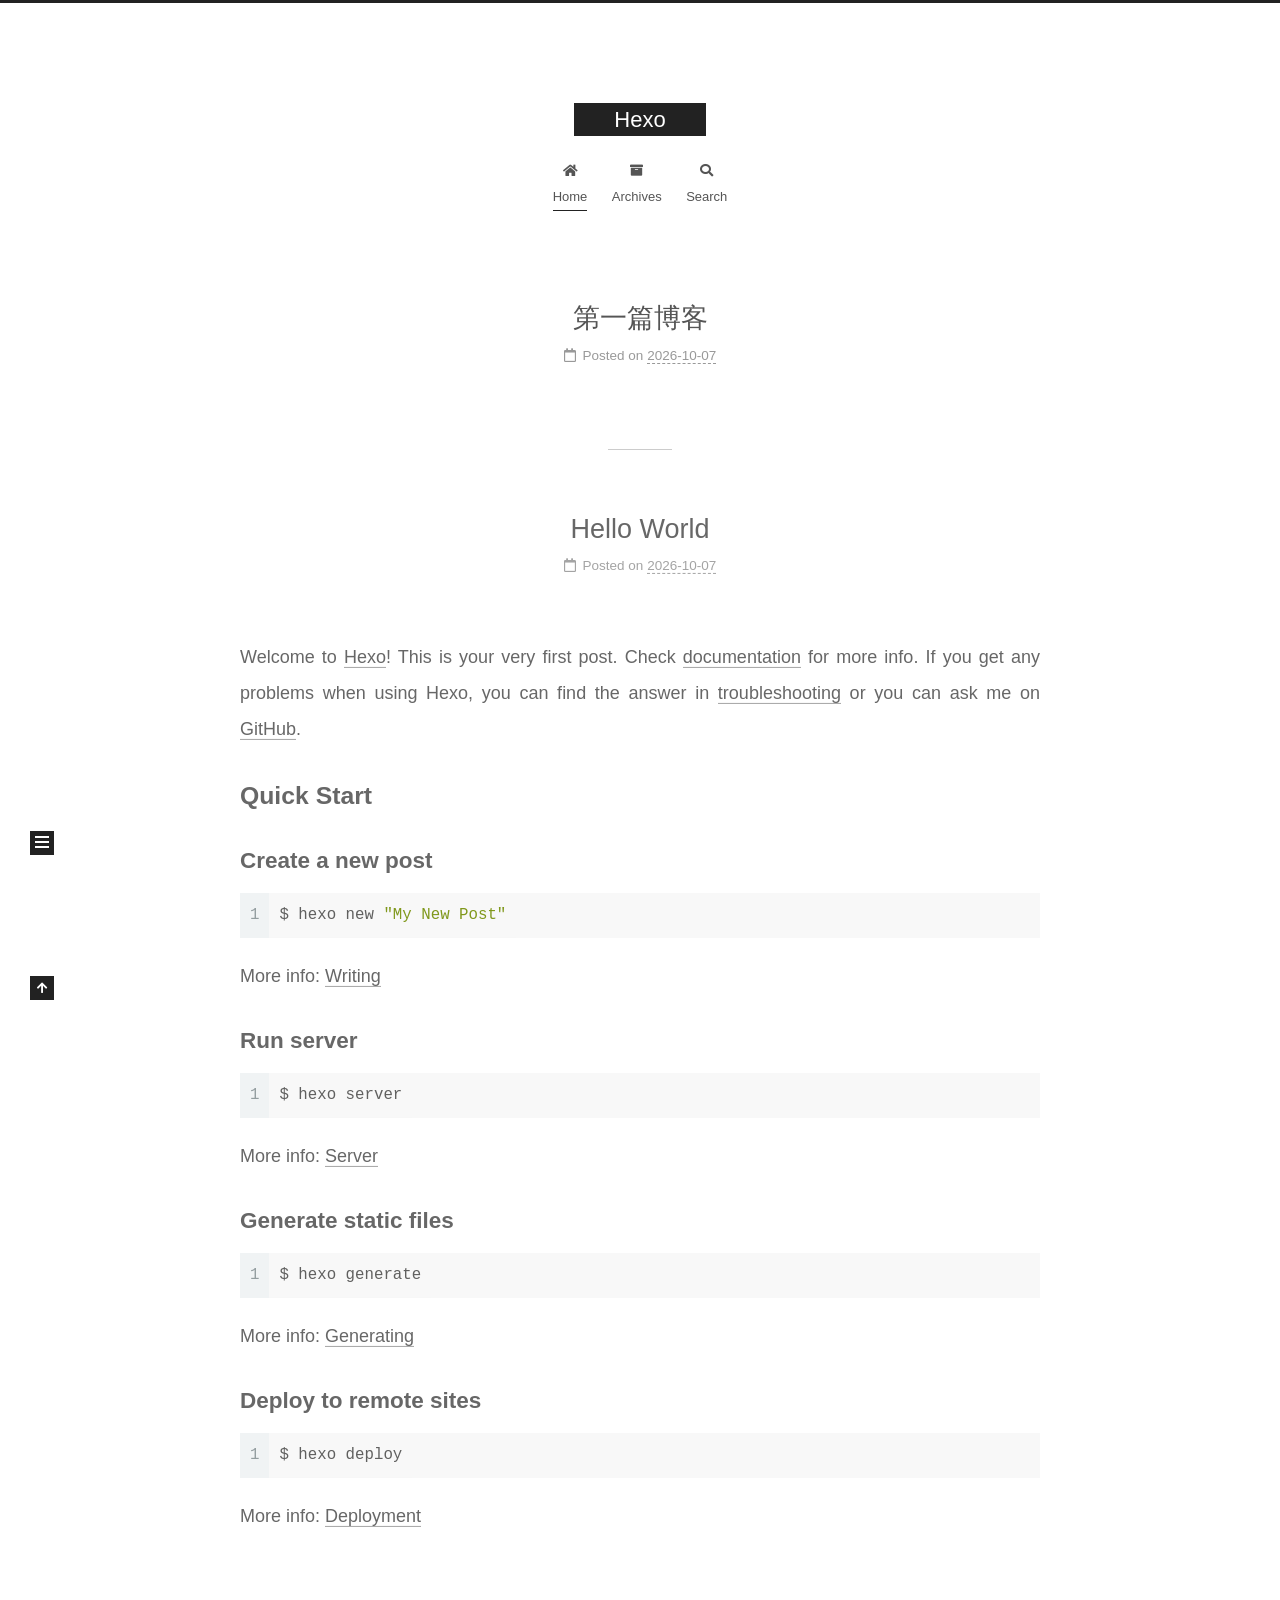
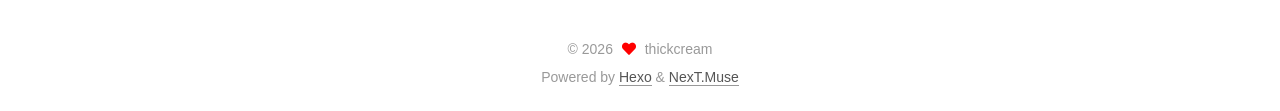
<file: index.html>
<!DOCTYPE html>
<html lang="en">
<head>
  <meta charset="UTF-8">
<meta name="viewport" content="width=device-width, initial-scale=1, maximum-scale=2">
<meta name="theme-color" content="#222">
<meta name="generator" content="Hexo 8.1.2">
  <link rel="apple-touch-icon" sizes="180x180" href="/images/apple-touch-icon-next.png">
  <link rel="icon" type="image/png" sizes="32x32" href="/images/favicon-32x32-next.png">
  <link rel="icon" type="image/png" sizes="16x16" href="/images/favicon-16x16-next.png">
  <link rel="mask-icon" href="/images/logo.svg" color="#222">

<link rel="stylesheet" href="/css/main.css">


<link rel="stylesheet" href="/lib/font-awesome/css/all.min.css">

<script id="hexo-configurations">
    var NexT = window.NexT || {};
    var CONFIG = {"hostname":"example.com","root":"/","scheme":"Muse","version":"7.8.0","exturl":false,"sidebar":{"position":"left","display":"post","padding":18,"offset":12,"onmobile":false},"copycode":{"enable":false,"show_result":false,"style":null},"back2top":{"enable":true,"sidebar":false,"scrollpercent":false},"bookmark":{"enable":false,"color":"#222","save":"auto"},"fancybox":false,"mediumzoom":false,"lazyload":false,"pangu":false,"comments":{"style":"tabs","active":null,"storage":true,"lazyload":false,"nav":null},"algolia":{"hits":{"per_page":10},"labels":{"input_placeholder":"Search for Posts","hits_empty":"We didn't find any results for the search: ${query}","hits_stats":"${hits} results found in ${time} ms"}},"localsearch":{"enable":true,"trigger":"auto","top_n_per_article":1,"unescape":false,"preload":false},"motion":{"enable":true,"async":false,"transition":{"post_block":"fadeIn","post_header":"slideDownIn","post_body":"slideDownIn","coll_header":"slideLeftIn","sidebar":"slideUpIn"}},"path":"search.xml"};
  </script>

  <meta property="og:type" content="website">
<meta property="og:title" content="Hexo">
<meta property="og:url" content="http://example.com/index.html">
<meta property="og:site_name" content="Hexo">
<meta property="og:locale" content="en_US">
<meta property="article:author" content="John Doe">
<meta name="twitter:card" content="summary">

<link rel="canonical" href="http://example.com/">


<script id="page-configurations">
  // https://hexo.io/docs/variables.html
  CONFIG.page = {
    sidebar: "",
    isHome : true,
    isPost : false,
    lang   : 'en'
  };
</script>

  <title>Hexo</title>
  






  <noscript>
  <style>
  .use-motion .brand,
  .use-motion .menu-item,
  .sidebar-inner,
  .use-motion .post-block,
  .use-motion .pagination,
  .use-motion .comments,
  .use-motion .post-header,
  .use-motion .post-body,
  .use-motion .collection-header { opacity: initial; }

  .use-motion .site-title,
  .use-motion .site-subtitle {
    opacity: initial;
    top: initial;
  }

  .use-motion .logo-line-before i { left: initial; }
  .use-motion .logo-line-after i { right: initial; }
  </style>
</noscript>

</head>

<body itemscope itemtype="http://schema.org/WebPage">
  <div class="container use-motion">
    <div class="headband"></div>

    <header class="header" itemscope itemtype="http://schema.org/WPHeader">
      <div class="header-inner"><div class="site-brand-container">
  <div class="site-nav-toggle">
    <div class="toggle" aria-label="Toggle navigation bar">
      <span class="toggle-line toggle-line-first"></span>
      <span class="toggle-line toggle-line-middle"></span>
      <span class="toggle-line toggle-line-last"></span>
    </div>
  </div>

  <div class="site-meta">

    <a href="/" class="brand" rel="start">
      <span class="logo-line-before"><i></i></span>
      <h1 class="site-title">Hexo</h1>
      <span class="logo-line-after"><i></i></span>
    </a>
  </div>

  <div class="site-nav-right">
    <div class="toggle popup-trigger">
        <i class="fa fa-search fa-fw fa-lg"></i>
    </div>
  </div>
</div>




<nav class="site-nav">
  <ul id="menu" class="main-menu menu">
        <li class="menu-item menu-item-home">

    <a href="/" rel="section"><i class="fa fa-home fa-fw"></i>Home</a>

  </li>
        <li class="menu-item menu-item-archives">

    <a href="/archives/" rel="section"><i class="fa fa-archive fa-fw"></i>Archives</a>

  </li>
      <li class="menu-item menu-item-search">
        <a role="button" class="popup-trigger"><i class="fa fa-search fa-fw"></i>Search
        </a>
      </li>
  </ul>
</nav>



  <div class="search-pop-overlay">
    <div class="popup search-popup">
        <div class="search-header">
  <span class="search-icon">
    <i class="fa fa-search"></i>
  </span>
  <div class="search-input-container">
    <input autocomplete="off" autocapitalize="off"
           placeholder="Searching..." spellcheck="false"
           type="search" class="search-input">
  </div>
  <span class="popup-btn-close">
    <i class="fa fa-times-circle"></i>
  </span>
</div>
<div id="search-result">
  <div id="no-result">
    <i class="fa fa-spinner fa-pulse fa-5x fa-fw"></i>
  </div>
</div>

    </div>
  </div>

</div>
    </header>

    
  <div class="back-to-top">
    <i class="fa fa-arrow-up"></i>
    <span>0%</span>
  </div>


    <main class="main">
      <div class="main-inner">
        <div class="content-wrap">
          

          <div class="content index posts-expand">
            
      
  
  
  <article itemscope itemtype="http://schema.org/Article" class="post-block" lang="en">
    <link itemprop="mainEntityOfPage" href="http://example.com/2026/10/07/%E7%AC%AC%E4%B8%80%E7%AF%87%E5%8D%9A%E5%AE%A2/">

    <span hidden itemprop="author" itemscope itemtype="http://schema.org/Person">
      <meta itemprop="image" content="/images/avatar.jpg">
      <meta itemprop="name" content="John Doe">
      <meta itemprop="description" content="">
    </span>

    <span hidden itemprop="publisher" itemscope itemtype="http://schema.org/Organization">
      <meta itemprop="name" content="Hexo">
    </span>
      <header class="post-header">
        <h2 class="post-title" itemprop="name headline">
          
            <a href="/2026/10/07/%E7%AC%AC%E4%B8%80%E7%AF%87%E5%8D%9A%E5%AE%A2/" class="post-title-link" itemprop="url">第一篇博客</a>
        </h2>

        <div class="post-meta">
            <span class="post-meta-item">
              <span class="post-meta-item-icon">
                <i class="far fa-calendar"></i>
              </span>
              <span class="post-meta-item-text">Posted on</span>

              <time title="Created: 2026-10-07 15:20:40" itemprop="dateCreated datePublished" datetime="2026-10-07T15:20:40+08:00">2026-10-07</time>
            </span>

          

        </div>
      </header>

    
    
    
    <div class="post-body" itemprop="articleBody">

      
          
      
    </div>

    
    
    
      <footer class="post-footer">
        <div class="post-eof"></div>
      </footer>
  </article>
  
  
  

      
  
  
  <article itemscope itemtype="http://schema.org/Article" class="post-block" lang="en">
    <link itemprop="mainEntityOfPage" href="http://example.com/2026/10/07/hello-world/">

    <span hidden itemprop="author" itemscope itemtype="http://schema.org/Person">
      <meta itemprop="image" content="/images/avatar.jpg">
      <meta itemprop="name" content="John Doe">
      <meta itemprop="description" content="">
    </span>

    <span hidden itemprop="publisher" itemscope itemtype="http://schema.org/Organization">
      <meta itemprop="name" content="Hexo">
    </span>
      <header class="post-header">
        <h2 class="post-title" itemprop="name headline">
          
            <a href="/2026/10/07/hello-world/" class="post-title-link" itemprop="url">Hello World</a>
        </h2>

        <div class="post-meta">
            <span class="post-meta-item">
              <span class="post-meta-item-icon">
                <i class="far fa-calendar"></i>
              </span>
              <span class="post-meta-item-text">Posted on</span>

              <time title="Created: 2026-10-07 14:21:45" itemprop="dateCreated datePublished" datetime="2026-10-07T14:21:45+08:00">2026-10-07</time>
            </span>

          

        </div>
      </header>

    
    
    
    <div class="post-body" itemprop="articleBody">

      
          <p>Welcome to <a target="_blank" rel="noopener" href="https://hexo.io/">Hexo</a>! This is your very first post. Check <a target="_blank" rel="noopener" href="https://hexo.io/docs/">documentation</a> for more info. If you get any problems when using Hexo, you can find the answer in <a target="_blank" rel="noopener" href="https://hexo.io/docs/troubleshooting.html">troubleshooting</a> or you can ask me on <a target="_blank" rel="noopener" href="https://github.com/hexojs/hexo/issues">GitHub</a>.</p>
<h2 id="Quick-Start"><a href="#Quick-Start" class="headerlink" title="Quick Start"></a>Quick Start</h2><h3 id="Create-a-new-post"><a href="#Create-a-new-post" class="headerlink" title="Create a new post"></a>Create a new post</h3><figure class="highlight bash"><table><tr><td class="gutter"><pre><span class="line">1</span><br></pre></td><td class="code"><pre><span class="line">$ hexo new <span class="string">&quot;My New Post&quot;</span></span><br></pre></td></tr></table></figure>

<p>More info: <a target="_blank" rel="noopener" href="https://hexo.io/docs/writing.html">Writing</a></p>
<h3 id="Run-server"><a href="#Run-server" class="headerlink" title="Run server"></a>Run server</h3><figure class="highlight bash"><table><tr><td class="gutter"><pre><span class="line">1</span><br></pre></td><td class="code"><pre><span class="line">$ hexo server</span><br></pre></td></tr></table></figure>

<p>More info: <a target="_blank" rel="noopener" href="https://hexo.io/docs/server.html">Server</a></p>
<h3 id="Generate-static-files"><a href="#Generate-static-files" class="headerlink" title="Generate static files"></a>Generate static files</h3><figure class="highlight bash"><table><tr><td class="gutter"><pre><span class="line">1</span><br></pre></td><td class="code"><pre><span class="line">$ hexo generate</span><br></pre></td></tr></table></figure>

<p>More info: <a target="_blank" rel="noopener" href="https://hexo.io/docs/generating.html">Generating</a></p>
<h3 id="Deploy-to-remote-sites"><a href="#Deploy-to-remote-sites" class="headerlink" title="Deploy to remote sites"></a>Deploy to remote sites</h3><figure class="highlight bash"><table><tr><td class="gutter"><pre><span class="line">1</span><br></pre></td><td class="code"><pre><span class="line">$ hexo deploy</span><br></pre></td></tr></table></figure>

<p>More info: <a target="_blank" rel="noopener" href="https://hexo.io/docs/one-command-deployment.html">Deployment</a></p>

      
    </div>

    
    
    
      <footer class="post-footer">
        <div class="post-eof"></div>
      </footer>
  </article>
  
  
  


  



          </div>
          

<script>
  window.addEventListener('tabs:register', () => {
    let { activeClass } = CONFIG.comments;
    if (CONFIG.comments.storage) {
      activeClass = localStorage.getItem('comments_active') || activeClass;
    }
    if (activeClass) {
      let activeTab = document.querySelector(`a[href="#comment-${activeClass}"]`);
      if (activeTab) {
        activeTab.click();
      }
    }
  });
  if (CONFIG.comments.storage) {
    window.addEventListener('tabs:click', event => {
      if (!event.target.matches('.tabs-comment .tab-content .tab-pane')) return;
      let commentClass = event.target.classList[1];
      localStorage.setItem('comments_active', commentClass);
    });
  }
</script>

        </div>
          
  
  <div class="toggle sidebar-toggle">
    <span class="toggle-line toggle-line-first"></span>
    <span class="toggle-line toggle-line-middle"></span>
    <span class="toggle-line toggle-line-last"></span>
  </div>

  <aside class="sidebar">
    <div class="sidebar-inner">

      <ul class="sidebar-nav motion-element">
        <li class="sidebar-nav-toc">
          Table of Contents
        </li>
        <li class="sidebar-nav-overview">
          Overview
        </li>
      </ul>

      <!--noindex-->
      <div class="post-toc-wrap sidebar-panel">
      </div>
      <!--/noindex-->

      <div class="site-overview-wrap sidebar-panel">
        <div class="site-author motion-element" itemprop="author" itemscope itemtype="http://schema.org/Person">
    <img class="site-author-image" itemprop="image" alt="John Doe"
      src="/images/avatar.jpg">
  <p class="site-author-name" itemprop="name">John Doe</p>
  <div class="site-description" itemprop="description"></div>
</div>
<div class="site-state-wrap motion-element">
  <nav class="site-state">
      <div class="site-state-item site-state-posts">
          <a href="/archives/">
        
          <span class="site-state-item-count">2</span>
          <span class="site-state-item-name">posts</span>
        </a>
      </div>
  </nav>
</div>



      </div>

    </div>
  </aside>
  <div id="sidebar-dimmer"></div>


      </div>
    </main>

    <footer class="footer">
      <div class="footer-inner">
        

        

<div class="copyright">
  
  &copy; 
  <span itemprop="copyrightYear">2026</span>
  <span class="with-love">
    <i class="fa fa-heart"></i>
  </span>
  <span class="author" itemprop="copyrightHolder">thickcream</span>
</div>
  <div class="powered-by">Powered by <a href="https://hexo.io/" class="theme-link" rel="noopener" target="_blank">Hexo</a> & <a href="https://muse.theme-next.org/" class="theme-link" rel="noopener" target="_blank">NexT.Muse</a>
  </div>

        








      </div>
    </footer>
  </div>

  
  <script src="/lib/anime.min.js"></script>
  <script src="/lib/velocity/velocity.min.js"></script>
  <script src="/lib/velocity/velocity.ui.min.js"></script>

<script src="/js/utils.js"></script>

<script src="/js/motion.js"></script>


<script src="/js/schemes/muse.js"></script>


<script src="/js/next-boot.js"></script>




  




  
<script src="/js/local-search.js"></script>













  

  

</body>
</html>
</file>
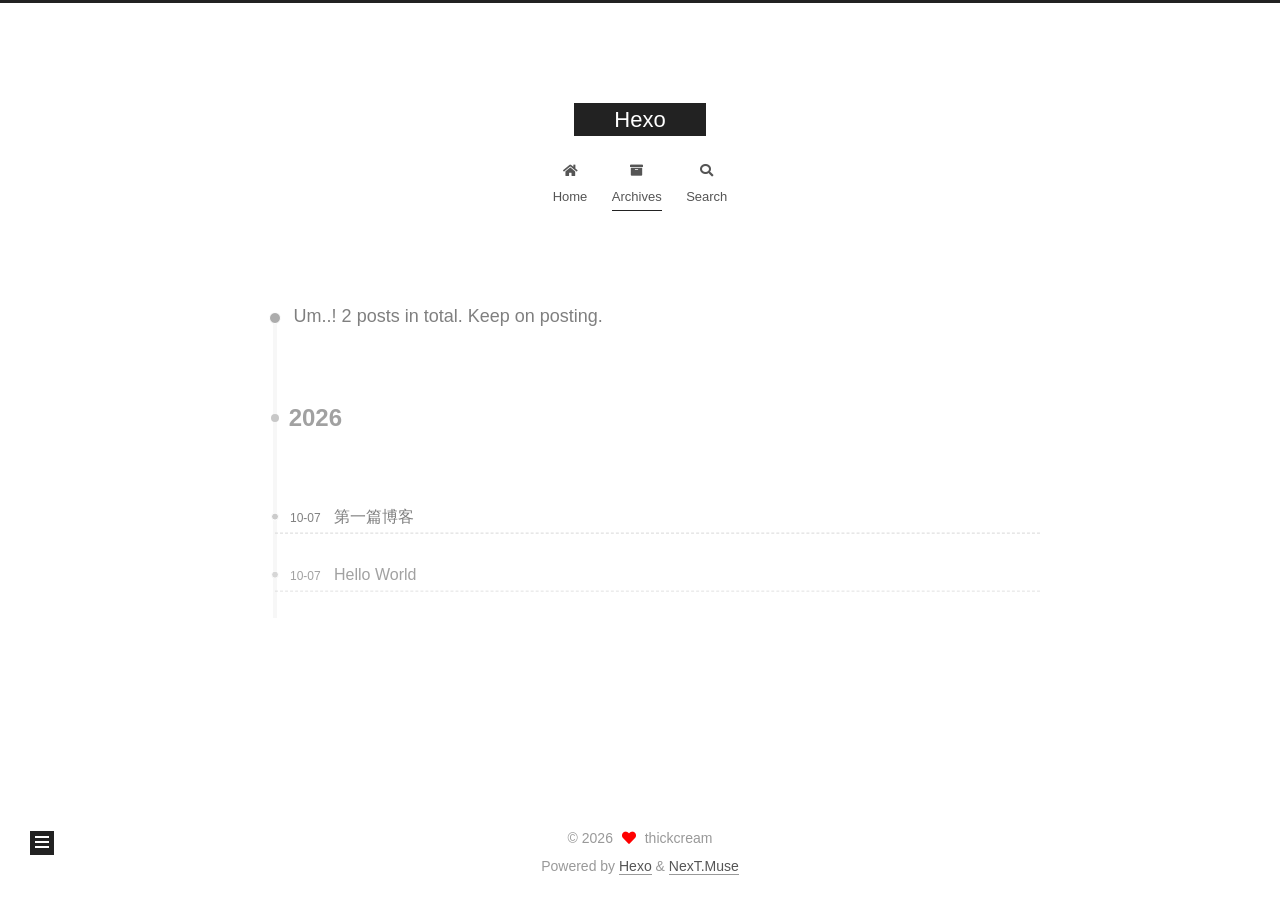
<file: archives/index.html>
<!DOCTYPE html>
<html lang="en">
<head>
  <meta charset="UTF-8">
<meta name="viewport" content="width=device-width, initial-scale=1, maximum-scale=2">
<meta name="theme-color" content="#222">
<meta name="generator" content="Hexo 8.1.2">
  <link rel="apple-touch-icon" sizes="180x180" href="/images/apple-touch-icon-next.png">
  <link rel="icon" type="image/png" sizes="32x32" href="/images/favicon-32x32-next.png">
  <link rel="icon" type="image/png" sizes="16x16" href="/images/favicon-16x16-next.png">
  <link rel="mask-icon" href="/images/logo.svg" color="#222">

<link rel="stylesheet" href="/css/main.css">


<link rel="stylesheet" href="/lib/font-awesome/css/all.min.css">

<script id="hexo-configurations">
    var NexT = window.NexT || {};
    var CONFIG = {"hostname":"example.com","root":"/","scheme":"Muse","version":"7.8.0","exturl":false,"sidebar":{"position":"left","display":"post","padding":18,"offset":12,"onmobile":false},"copycode":{"enable":false,"show_result":false,"style":null},"back2top":{"enable":true,"sidebar":false,"scrollpercent":false},"bookmark":{"enable":false,"color":"#222","save":"auto"},"fancybox":false,"mediumzoom":false,"lazyload":false,"pangu":false,"comments":{"style":"tabs","active":null,"storage":true,"lazyload":false,"nav":null},"algolia":{"hits":{"per_page":10},"labels":{"input_placeholder":"Search for Posts","hits_empty":"We didn't find any results for the search: ${query}","hits_stats":"${hits} results found in ${time} ms"}},"localsearch":{"enable":true,"trigger":"auto","top_n_per_article":1,"unescape":false,"preload":false},"motion":{"enable":true,"async":false,"transition":{"post_block":"fadeIn","post_header":"slideDownIn","post_body":"slideDownIn","coll_header":"slideLeftIn","sidebar":"slideUpIn"}},"path":"search.xml"};
  </script>

  <meta property="og:type" content="website">
<meta property="og:title" content="Hexo">
<meta property="og:url" content="http://example.com/archives/index.html">
<meta property="og:site_name" content="Hexo">
<meta property="og:locale" content="en_US">
<meta property="article:author" content="John Doe">
<meta name="twitter:card" content="summary">

<link rel="canonical" href="http://example.com/archives/">


<script id="page-configurations">
  // https://hexo.io/docs/variables.html
  CONFIG.page = {
    sidebar: "",
    isHome : false,
    isPost : false,
    lang   : 'en'
  };
</script>

  <title>Archive | Hexo</title>
  






  <noscript>
  <style>
  .use-motion .brand,
  .use-motion .menu-item,
  .sidebar-inner,
  .use-motion .post-block,
  .use-motion .pagination,
  .use-motion .comments,
  .use-motion .post-header,
  .use-motion .post-body,
  .use-motion .collection-header { opacity: initial; }

  .use-motion .site-title,
  .use-motion .site-subtitle {
    opacity: initial;
    top: initial;
  }

  .use-motion .logo-line-before i { left: initial; }
  .use-motion .logo-line-after i { right: initial; }
  </style>
</noscript>

</head>

<body itemscope itemtype="http://schema.org/WebPage">
  <div class="container use-motion">
    <div class="headband"></div>

    <header class="header" itemscope itemtype="http://schema.org/WPHeader">
      <div class="header-inner"><div class="site-brand-container">
  <div class="site-nav-toggle">
    <div class="toggle" aria-label="Toggle navigation bar">
      <span class="toggle-line toggle-line-first"></span>
      <span class="toggle-line toggle-line-middle"></span>
      <span class="toggle-line toggle-line-last"></span>
    </div>
  </div>

  <div class="site-meta">

    <a href="/" class="brand" rel="start">
      <span class="logo-line-before"><i></i></span>
      <h1 class="site-title">Hexo</h1>
      <span class="logo-line-after"><i></i></span>
    </a>
  </div>

  <div class="site-nav-right">
    <div class="toggle popup-trigger">
        <i class="fa fa-search fa-fw fa-lg"></i>
    </div>
  </div>
</div>




<nav class="site-nav">
  <ul id="menu" class="main-menu menu">
        <li class="menu-item menu-item-home">

    <a href="/" rel="section"><i class="fa fa-home fa-fw"></i>Home</a>

  </li>
        <li class="menu-item menu-item-archives">

    <a href="/archives/" rel="section"><i class="fa fa-archive fa-fw"></i>Archives</a>

  </li>
      <li class="menu-item menu-item-search">
        <a role="button" class="popup-trigger"><i class="fa fa-search fa-fw"></i>Search
        </a>
      </li>
  </ul>
</nav>



  <div class="search-pop-overlay">
    <div class="popup search-popup">
        <div class="search-header">
  <span class="search-icon">
    <i class="fa fa-search"></i>
  </span>
  <div class="search-input-container">
    <input autocomplete="off" autocapitalize="off"
           placeholder="Searching..." spellcheck="false"
           type="search" class="search-input">
  </div>
  <span class="popup-btn-close">
    <i class="fa fa-times-circle"></i>
  </span>
</div>
<div id="search-result">
  <div id="no-result">
    <i class="fa fa-spinner fa-pulse fa-5x fa-fw"></i>
  </div>
</div>

    </div>
  </div>

</div>
    </header>

    
  <div class="back-to-top">
    <i class="fa fa-arrow-up"></i>
    <span>0%</span>
  </div>


    <main class="main">
      <div class="main-inner">
        <div class="content-wrap">
          

          <div class="content archive">
            

  
  
  
  <div class="post-block">
    <div class="posts-collapse">
      <div class="collection-title">
        <span class="collection-header">Um..! 2 posts in total. Keep on posting.</span>
      </div>

      
    <div class="collection-year">
      <span class="collection-header">2026</span>
    </div>

  <article itemscope itemtype="http://schema.org/Article">
    <header class="post-header">

      <div class="post-meta">
        <time itemprop="dateCreated"
              datetime="2026-10-07T15:20:40+08:00"
              content="2026-10-07">
          10-07
        </time>
      </div>

      <div class="post-title">
          <a class="post-title-link" href="/2026/10/07/%E7%AC%AC%E4%B8%80%E7%AF%87%E5%8D%9A%E5%AE%A2/" itemprop="url">
            <span itemprop="name">第一篇博客</span>
          </a>
      </div>

    </header>
  </article>

  <article itemscope itemtype="http://schema.org/Article">
    <header class="post-header">

      <div class="post-meta">
        <time itemprop="dateCreated"
              datetime="2026-10-07T14:21:45+08:00"
              content="2026-10-07">
          10-07
        </time>
      </div>

      <div class="post-title">
          <a class="post-title-link" href="/2026/10/07/hello-world/" itemprop="url">
            <span itemprop="name">Hello World</span>
          </a>
      </div>

    </header>
  </article>


    </div>
  </div>
  
  
  

  



          </div>
          

<script>
  window.addEventListener('tabs:register', () => {
    let { activeClass } = CONFIG.comments;
    if (CONFIG.comments.storage) {
      activeClass = localStorage.getItem('comments_active') || activeClass;
    }
    if (activeClass) {
      let activeTab = document.querySelector(`a[href="#comment-${activeClass}"]`);
      if (activeTab) {
        activeTab.click();
      }
    }
  });
  if (CONFIG.comments.storage) {
    window.addEventListener('tabs:click', event => {
      if (!event.target.matches('.tabs-comment .tab-content .tab-pane')) return;
      let commentClass = event.target.classList[1];
      localStorage.setItem('comments_active', commentClass);
    });
  }
</script>

        </div>
          
  
  <div class="toggle sidebar-toggle">
    <span class="toggle-line toggle-line-first"></span>
    <span class="toggle-line toggle-line-middle"></span>
    <span class="toggle-line toggle-line-last"></span>
  </div>

  <aside class="sidebar">
    <div class="sidebar-inner">

      <ul class="sidebar-nav motion-element">
        <li class="sidebar-nav-toc">
          Table of Contents
        </li>
        <li class="sidebar-nav-overview">
          Overview
        </li>
      </ul>

      <!--noindex-->
      <div class="post-toc-wrap sidebar-panel">
      </div>
      <!--/noindex-->

      <div class="site-overview-wrap sidebar-panel">
        <div class="site-author motion-element" itemprop="author" itemscope itemtype="http://schema.org/Person">
    <img class="site-author-image" itemprop="image" alt="John Doe"
      src="/images/avatar.jpg">
  <p class="site-author-name" itemprop="name">John Doe</p>
  <div class="site-description" itemprop="description"></div>
</div>
<div class="site-state-wrap motion-element">
  <nav class="site-state">
      <div class="site-state-item site-state-posts">
          <a href="/archives/">
        
          <span class="site-state-item-count">2</span>
          <span class="site-state-item-name">posts</span>
        </a>
      </div>
  </nav>
</div>



      </div>

    </div>
  </aside>
  <div id="sidebar-dimmer"></div>


      </div>
    </main>

    <footer class="footer">
      <div class="footer-inner">
        

        

<div class="copyright">
  
  &copy; 
  <span itemprop="copyrightYear">2026</span>
  <span class="with-love">
    <i class="fa fa-heart"></i>
  </span>
  <span class="author" itemprop="copyrightHolder">thickcream</span>
</div>
  <div class="powered-by">Powered by <a href="https://hexo.io/" class="theme-link" rel="noopener" target="_blank">Hexo</a> & <a href="https://muse.theme-next.org/" class="theme-link" rel="noopener" target="_blank">NexT.Muse</a>
  </div>

        








      </div>
    </footer>
  </div>

  
  <script src="/lib/anime.min.js"></script>
  <script src="/lib/velocity/velocity.min.js"></script>
  <script src="/lib/velocity/velocity.ui.min.js"></script>

<script src="/js/utils.js"></script>

<script src="/js/motion.js"></script>


<script src="/js/schemes/muse.js"></script>


<script src="/js/next-boot.js"></script>




  




  
<script src="/js/local-search.js"></script>













  

  

</body>
</html>
</file>
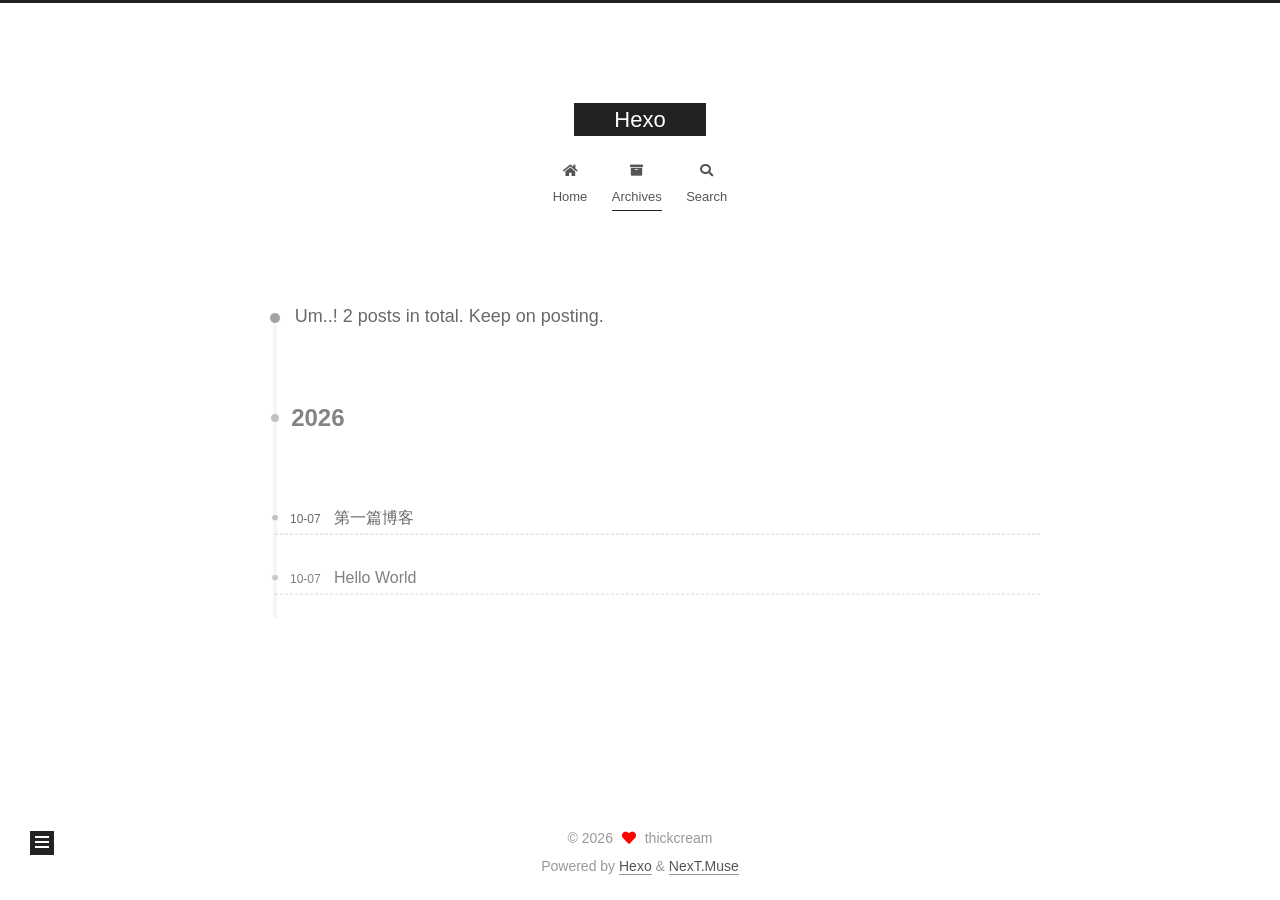
<file: archives/2026/index.html>
<!DOCTYPE html>
<html lang="en">
<head>
  <meta charset="UTF-8">
<meta name="viewport" content="width=device-width, initial-scale=1, maximum-scale=2">
<meta name="theme-color" content="#222">
<meta name="generator" content="Hexo 8.1.2">
  <link rel="apple-touch-icon" sizes="180x180" href="/images/apple-touch-icon-next.png">
  <link rel="icon" type="image/png" sizes="32x32" href="/images/favicon-32x32-next.png">
  <link rel="icon" type="image/png" sizes="16x16" href="/images/favicon-16x16-next.png">
  <link rel="mask-icon" href="/images/logo.svg" color="#222">

<link rel="stylesheet" href="/css/main.css">


<link rel="stylesheet" href="/lib/font-awesome/css/all.min.css">

<script id="hexo-configurations">
    var NexT = window.NexT || {};
    var CONFIG = {"hostname":"example.com","root":"/","scheme":"Muse","version":"7.8.0","exturl":false,"sidebar":{"position":"left","display":"post","padding":18,"offset":12,"onmobile":false},"copycode":{"enable":false,"show_result":false,"style":null},"back2top":{"enable":true,"sidebar":false,"scrollpercent":false},"bookmark":{"enable":false,"color":"#222","save":"auto"},"fancybox":false,"mediumzoom":false,"lazyload":false,"pangu":false,"comments":{"style":"tabs","active":null,"storage":true,"lazyload":false,"nav":null},"algolia":{"hits":{"per_page":10},"labels":{"input_placeholder":"Search for Posts","hits_empty":"We didn't find any results for the search: ${query}","hits_stats":"${hits} results found in ${time} ms"}},"localsearch":{"enable":true,"trigger":"auto","top_n_per_article":1,"unescape":false,"preload":false},"motion":{"enable":true,"async":false,"transition":{"post_block":"fadeIn","post_header":"slideDownIn","post_body":"slideDownIn","coll_header":"slideLeftIn","sidebar":"slideUpIn"}},"path":"search.xml"};
  </script>

  <meta property="og:type" content="website">
<meta property="og:title" content="Hexo">
<meta property="og:url" content="http://example.com/archives/2026/index.html">
<meta property="og:site_name" content="Hexo">
<meta property="og:locale" content="en_US">
<meta property="article:author" content="John Doe">
<meta name="twitter:card" content="summary">

<link rel="canonical" href="http://example.com/archives/2026/">


<script id="page-configurations">
  // https://hexo.io/docs/variables.html
  CONFIG.page = {
    sidebar: "",
    isHome : false,
    isPost : false,
    lang   : 'en'
  };
</script>

  <title>Archive | Hexo</title>
  






  <noscript>
  <style>
  .use-motion .brand,
  .use-motion .menu-item,
  .sidebar-inner,
  .use-motion .post-block,
  .use-motion .pagination,
  .use-motion .comments,
  .use-motion .post-header,
  .use-motion .post-body,
  .use-motion .collection-header { opacity: initial; }

  .use-motion .site-title,
  .use-motion .site-subtitle {
    opacity: initial;
    top: initial;
  }

  .use-motion .logo-line-before i { left: initial; }
  .use-motion .logo-line-after i { right: initial; }
  </style>
</noscript>

</head>

<body itemscope itemtype="http://schema.org/WebPage">
  <div class="container use-motion">
    <div class="headband"></div>

    <header class="header" itemscope itemtype="http://schema.org/WPHeader">
      <div class="header-inner"><div class="site-brand-container">
  <div class="site-nav-toggle">
    <div class="toggle" aria-label="Toggle navigation bar">
      <span class="toggle-line toggle-line-first"></span>
      <span class="toggle-line toggle-line-middle"></span>
      <span class="toggle-line toggle-line-last"></span>
    </div>
  </div>

  <div class="site-meta">

    <a href="/" class="brand" rel="start">
      <span class="logo-line-before"><i></i></span>
      <h1 class="site-title">Hexo</h1>
      <span class="logo-line-after"><i></i></span>
    </a>
  </div>

  <div class="site-nav-right">
    <div class="toggle popup-trigger">
        <i class="fa fa-search fa-fw fa-lg"></i>
    </div>
  </div>
</div>




<nav class="site-nav">
  <ul id="menu" class="main-menu menu">
        <li class="menu-item menu-item-home">

    <a href="/" rel="section"><i class="fa fa-home fa-fw"></i>Home</a>

  </li>
        <li class="menu-item menu-item-archives">

    <a href="/archives/" rel="section"><i class="fa fa-archive fa-fw"></i>Archives</a>

  </li>
      <li class="menu-item menu-item-search">
        <a role="button" class="popup-trigger"><i class="fa fa-search fa-fw"></i>Search
        </a>
      </li>
  </ul>
</nav>



  <div class="search-pop-overlay">
    <div class="popup search-popup">
        <div class="search-header">
  <span class="search-icon">
    <i class="fa fa-search"></i>
  </span>
  <div class="search-input-container">
    <input autocomplete="off" autocapitalize="off"
           placeholder="Searching..." spellcheck="false"
           type="search" class="search-input">
  </div>
  <span class="popup-btn-close">
    <i class="fa fa-times-circle"></i>
  </span>
</div>
<div id="search-result">
  <div id="no-result">
    <i class="fa fa-spinner fa-pulse fa-5x fa-fw"></i>
  </div>
</div>

    </div>
  </div>

</div>
    </header>

    
  <div class="back-to-top">
    <i class="fa fa-arrow-up"></i>
    <span>0%</span>
  </div>


    <main class="main">
      <div class="main-inner">
        <div class="content-wrap">
          

          <div class="content archive">
            

  
  
  
  <div class="post-block">
    <div class="posts-collapse">
      <div class="collection-title">
        <span class="collection-header">Um..! 2 posts in total. Keep on posting.</span>
      </div>

      
    <div class="collection-year">
      <span class="collection-header">2026</span>
    </div>

  <article itemscope itemtype="http://schema.org/Article">
    <header class="post-header">

      <div class="post-meta">
        <time itemprop="dateCreated"
              datetime="2026-10-07T15:20:40+08:00"
              content="2026-10-07">
          10-07
        </time>
      </div>

      <div class="post-title">
          <a class="post-title-link" href="/2026/10/07/%E7%AC%AC%E4%B8%80%E7%AF%87%E5%8D%9A%E5%AE%A2/" itemprop="url">
            <span itemprop="name">第一篇博客</span>
          </a>
      </div>

    </header>
  </article>

  <article itemscope itemtype="http://schema.org/Article">
    <header class="post-header">

      <div class="post-meta">
        <time itemprop="dateCreated"
              datetime="2026-10-07T14:21:45+08:00"
              content="2026-10-07">
          10-07
        </time>
      </div>

      <div class="post-title">
          <a class="post-title-link" href="/2026/10/07/hello-world/" itemprop="url">
            <span itemprop="name">Hello World</span>
          </a>
      </div>

    </header>
  </article>


    </div>
  </div>
  
  
  

  



          </div>
          

<script>
  window.addEventListener('tabs:register', () => {
    let { activeClass } = CONFIG.comments;
    if (CONFIG.comments.storage) {
      activeClass = localStorage.getItem('comments_active') || activeClass;
    }
    if (activeClass) {
      let activeTab = document.querySelector(`a[href="#comment-${activeClass}"]`);
      if (activeTab) {
        activeTab.click();
      }
    }
  });
  if (CONFIG.comments.storage) {
    window.addEventListener('tabs:click', event => {
      if (!event.target.matches('.tabs-comment .tab-content .tab-pane')) return;
      let commentClass = event.target.classList[1];
      localStorage.setItem('comments_active', commentClass);
    });
  }
</script>

        </div>
          
  
  <div class="toggle sidebar-toggle">
    <span class="toggle-line toggle-line-first"></span>
    <span class="toggle-line toggle-line-middle"></span>
    <span class="toggle-line toggle-line-last"></span>
  </div>

  <aside class="sidebar">
    <div class="sidebar-inner">

      <ul class="sidebar-nav motion-element">
        <li class="sidebar-nav-toc">
          Table of Contents
        </li>
        <li class="sidebar-nav-overview">
          Overview
        </li>
      </ul>

      <!--noindex-->
      <div class="post-toc-wrap sidebar-panel">
      </div>
      <!--/noindex-->

      <div class="site-overview-wrap sidebar-panel">
        <div class="site-author motion-element" itemprop="author" itemscope itemtype="http://schema.org/Person">
    <img class="site-author-image" itemprop="image" alt="John Doe"
      src="/images/avatar.jpg">
  <p class="site-author-name" itemprop="name">John Doe</p>
  <div class="site-description" itemprop="description"></div>
</div>
<div class="site-state-wrap motion-element">
  <nav class="site-state">
      <div class="site-state-item site-state-posts">
          <a href="/archives/">
        
          <span class="site-state-item-count">2</span>
          <span class="site-state-item-name">posts</span>
        </a>
      </div>
  </nav>
</div>



      </div>

    </div>
  </aside>
  <div id="sidebar-dimmer"></div>


      </div>
    </main>

    <footer class="footer">
      <div class="footer-inner">
        

        

<div class="copyright">
  
  &copy; 
  <span itemprop="copyrightYear">2026</span>
  <span class="with-love">
    <i class="fa fa-heart"></i>
  </span>
  <span class="author" itemprop="copyrightHolder">thickcream</span>
</div>
  <div class="powered-by">Powered by <a href="https://hexo.io/" class="theme-link" rel="noopener" target="_blank">Hexo</a> & <a href="https://muse.theme-next.org/" class="theme-link" rel="noopener" target="_blank">NexT.Muse</a>
  </div>

        








      </div>
    </footer>
  </div>

  
  <script src="/lib/anime.min.js"></script>
  <script src="/lib/velocity/velocity.min.js"></script>
  <script src="/lib/velocity/velocity.ui.min.js"></script>

<script src="/js/utils.js"></script>

<script src="/js/motion.js"></script>


<script src="/js/schemes/muse.js"></script>


<script src="/js/next-boot.js"></script>




  




  
<script src="/js/local-search.js"></script>













  

  

</body>
</html>
</file>
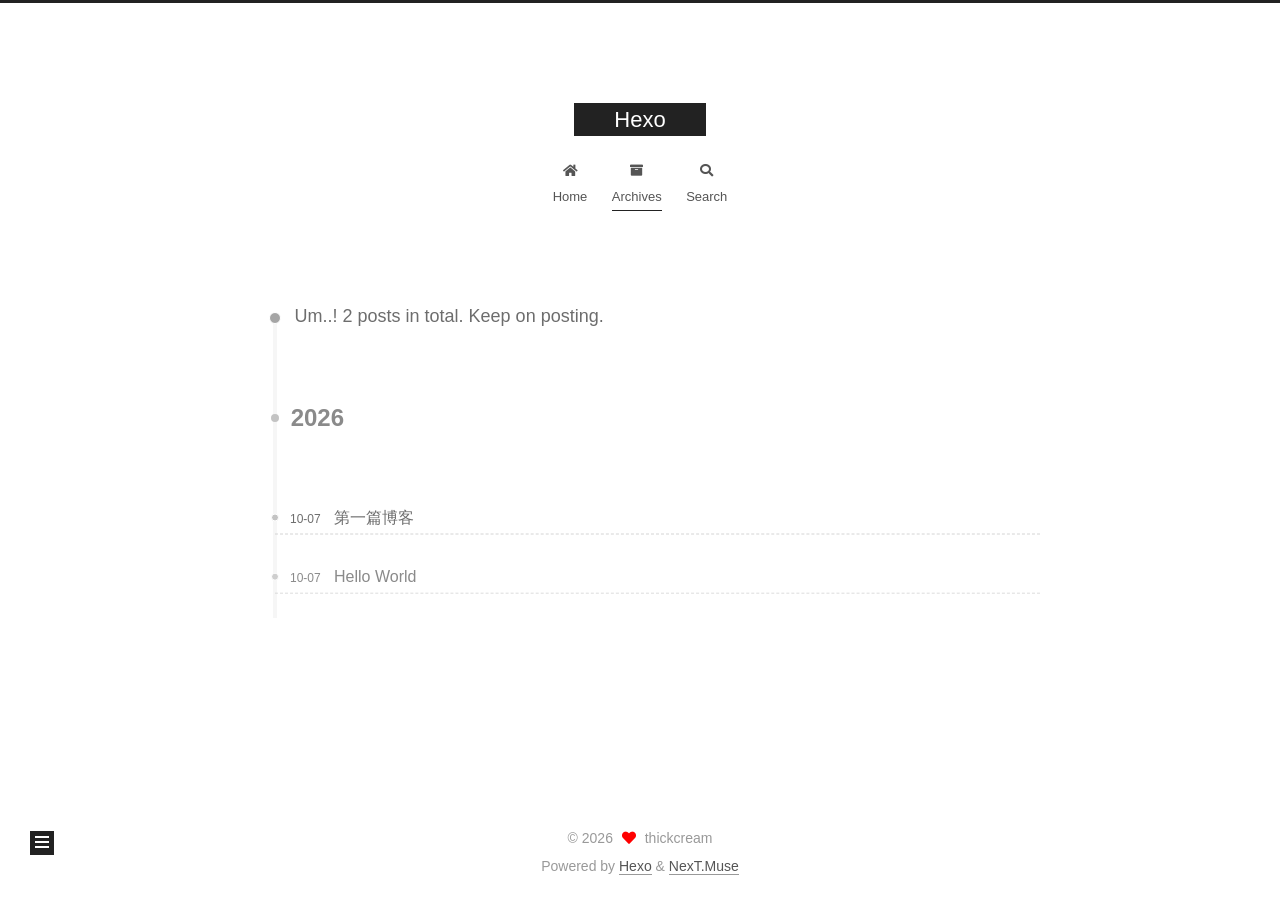
<file: archives/2026/10/index.html>
<!DOCTYPE html>
<html lang="en">
<head>
  <meta charset="UTF-8">
<meta name="viewport" content="width=device-width, initial-scale=1, maximum-scale=2">
<meta name="theme-color" content="#222">
<meta name="generator" content="Hexo 8.1.2">
  <link rel="apple-touch-icon" sizes="180x180" href="/images/apple-touch-icon-next.png">
  <link rel="icon" type="image/png" sizes="32x32" href="/images/favicon-32x32-next.png">
  <link rel="icon" type="image/png" sizes="16x16" href="/images/favicon-16x16-next.png">
  <link rel="mask-icon" href="/images/logo.svg" color="#222">

<link rel="stylesheet" href="/css/main.css">


<link rel="stylesheet" href="/lib/font-awesome/css/all.min.css">

<script id="hexo-configurations">
    var NexT = window.NexT || {};
    var CONFIG = {"hostname":"example.com","root":"/","scheme":"Muse","version":"7.8.0","exturl":false,"sidebar":{"position":"left","display":"post","padding":18,"offset":12,"onmobile":false},"copycode":{"enable":false,"show_result":false,"style":null},"back2top":{"enable":true,"sidebar":false,"scrollpercent":false},"bookmark":{"enable":false,"color":"#222","save":"auto"},"fancybox":false,"mediumzoom":false,"lazyload":false,"pangu":false,"comments":{"style":"tabs","active":null,"storage":true,"lazyload":false,"nav":null},"algolia":{"hits":{"per_page":10},"labels":{"input_placeholder":"Search for Posts","hits_empty":"We didn't find any results for the search: ${query}","hits_stats":"${hits} results found in ${time} ms"}},"localsearch":{"enable":true,"trigger":"auto","top_n_per_article":1,"unescape":false,"preload":false},"motion":{"enable":true,"async":false,"transition":{"post_block":"fadeIn","post_header":"slideDownIn","post_body":"slideDownIn","coll_header":"slideLeftIn","sidebar":"slideUpIn"}},"path":"search.xml"};
  </script>

  <meta property="og:type" content="website">
<meta property="og:title" content="Hexo">
<meta property="og:url" content="http://example.com/archives/2026/10/index.html">
<meta property="og:site_name" content="Hexo">
<meta property="og:locale" content="en_US">
<meta property="article:author" content="John Doe">
<meta name="twitter:card" content="summary">

<link rel="canonical" href="http://example.com/archives/2026/10/">


<script id="page-configurations">
  // https://hexo.io/docs/variables.html
  CONFIG.page = {
    sidebar: "",
    isHome : false,
    isPost : false,
    lang   : 'en'
  };
</script>

  <title>Archive | Hexo</title>
  






  <noscript>
  <style>
  .use-motion .brand,
  .use-motion .menu-item,
  .sidebar-inner,
  .use-motion .post-block,
  .use-motion .pagination,
  .use-motion .comments,
  .use-motion .post-header,
  .use-motion .post-body,
  .use-motion .collection-header { opacity: initial; }

  .use-motion .site-title,
  .use-motion .site-subtitle {
    opacity: initial;
    top: initial;
  }

  .use-motion .logo-line-before i { left: initial; }
  .use-motion .logo-line-after i { right: initial; }
  </style>
</noscript>

</head>

<body itemscope itemtype="http://schema.org/WebPage">
  <div class="container use-motion">
    <div class="headband"></div>

    <header class="header" itemscope itemtype="http://schema.org/WPHeader">
      <div class="header-inner"><div class="site-brand-container">
  <div class="site-nav-toggle">
    <div class="toggle" aria-label="Toggle navigation bar">
      <span class="toggle-line toggle-line-first"></span>
      <span class="toggle-line toggle-line-middle"></span>
      <span class="toggle-line toggle-line-last"></span>
    </div>
  </div>

  <div class="site-meta">

    <a href="/" class="brand" rel="start">
      <span class="logo-line-before"><i></i></span>
      <h1 class="site-title">Hexo</h1>
      <span class="logo-line-after"><i></i></span>
    </a>
  </div>

  <div class="site-nav-right">
    <div class="toggle popup-trigger">
        <i class="fa fa-search fa-fw fa-lg"></i>
    </div>
  </div>
</div>




<nav class="site-nav">
  <ul id="menu" class="main-menu menu">
        <li class="menu-item menu-item-home">

    <a href="/" rel="section"><i class="fa fa-home fa-fw"></i>Home</a>

  </li>
        <li class="menu-item menu-item-archives">

    <a href="/archives/" rel="section"><i class="fa fa-archive fa-fw"></i>Archives</a>

  </li>
      <li class="menu-item menu-item-search">
        <a role="button" class="popup-trigger"><i class="fa fa-search fa-fw"></i>Search
        </a>
      </li>
  </ul>
</nav>



  <div class="search-pop-overlay">
    <div class="popup search-popup">
        <div class="search-header">
  <span class="search-icon">
    <i class="fa fa-search"></i>
  </span>
  <div class="search-input-container">
    <input autocomplete="off" autocapitalize="off"
           placeholder="Searching..." spellcheck="false"
           type="search" class="search-input">
  </div>
  <span class="popup-btn-close">
    <i class="fa fa-times-circle"></i>
  </span>
</div>
<div id="search-result">
  <div id="no-result">
    <i class="fa fa-spinner fa-pulse fa-5x fa-fw"></i>
  </div>
</div>

    </div>
  </div>

</div>
    </header>

    
  <div class="back-to-top">
    <i class="fa fa-arrow-up"></i>
    <span>0%</span>
  </div>


    <main class="main">
      <div class="main-inner">
        <div class="content-wrap">
          

          <div class="content archive">
            

  
  
  
  <div class="post-block">
    <div class="posts-collapse">
      <div class="collection-title">
        <span class="collection-header">Um..! 2 posts in total. Keep on posting.</span>
      </div>

      
    <div class="collection-year">
      <span class="collection-header">2026</span>
    </div>

  <article itemscope itemtype="http://schema.org/Article">
    <header class="post-header">

      <div class="post-meta">
        <time itemprop="dateCreated"
              datetime="2026-10-07T15:20:40+08:00"
              content="2026-10-07">
          10-07
        </time>
      </div>

      <div class="post-title">
          <a class="post-title-link" href="/2026/10/07/%E7%AC%AC%E4%B8%80%E7%AF%87%E5%8D%9A%E5%AE%A2/" itemprop="url">
            <span itemprop="name">第一篇博客</span>
          </a>
      </div>

    </header>
  </article>

  <article itemscope itemtype="http://schema.org/Article">
    <header class="post-header">

      <div class="post-meta">
        <time itemprop="dateCreated"
              datetime="2026-10-07T14:21:45+08:00"
              content="2026-10-07">
          10-07
        </time>
      </div>

      <div class="post-title">
          <a class="post-title-link" href="/2026/10/07/hello-world/" itemprop="url">
            <span itemprop="name">Hello World</span>
          </a>
      </div>

    </header>
  </article>


    </div>
  </div>
  
  
  

  



          </div>
          

<script>
  window.addEventListener('tabs:register', () => {
    let { activeClass } = CONFIG.comments;
    if (CONFIG.comments.storage) {
      activeClass = localStorage.getItem('comments_active') || activeClass;
    }
    if (activeClass) {
      let activeTab = document.querySelector(`a[href="#comment-${activeClass}"]`);
      if (activeTab) {
        activeTab.click();
      }
    }
  });
  if (CONFIG.comments.storage) {
    window.addEventListener('tabs:click', event => {
      if (!event.target.matches('.tabs-comment .tab-content .tab-pane')) return;
      let commentClass = event.target.classList[1];
      localStorage.setItem('comments_active', commentClass);
    });
  }
</script>

        </div>
          
  
  <div class="toggle sidebar-toggle">
    <span class="toggle-line toggle-line-first"></span>
    <span class="toggle-line toggle-line-middle"></span>
    <span class="toggle-line toggle-line-last"></span>
  </div>

  <aside class="sidebar">
    <div class="sidebar-inner">

      <ul class="sidebar-nav motion-element">
        <li class="sidebar-nav-toc">
          Table of Contents
        </li>
        <li class="sidebar-nav-overview">
          Overview
        </li>
      </ul>

      <!--noindex-->
      <div class="post-toc-wrap sidebar-panel">
      </div>
      <!--/noindex-->

      <div class="site-overview-wrap sidebar-panel">
        <div class="site-author motion-element" itemprop="author" itemscope itemtype="http://schema.org/Person">
    <img class="site-author-image" itemprop="image" alt="John Doe"
      src="/images/avatar.jpg">
  <p class="site-author-name" itemprop="name">John Doe</p>
  <div class="site-description" itemprop="description"></div>
</div>
<div class="site-state-wrap motion-element">
  <nav class="site-state">
      <div class="site-state-item site-state-posts">
          <a href="/archives/">
        
          <span class="site-state-item-count">2</span>
          <span class="site-state-item-name">posts</span>
        </a>
      </div>
  </nav>
</div>



      </div>

    </div>
  </aside>
  <div id="sidebar-dimmer"></div>


      </div>
    </main>

    <footer class="footer">
      <div class="footer-inner">
        

        

<div class="copyright">
  
  &copy; 
  <span itemprop="copyrightYear">2026</span>
  <span class="with-love">
    <i class="fa fa-heart"></i>
  </span>
  <span class="author" itemprop="copyrightHolder">thickcream</span>
</div>
  <div class="powered-by">Powered by <a href="https://hexo.io/" class="theme-link" rel="noopener" target="_blank">Hexo</a> & <a href="https://muse.theme-next.org/" class="theme-link" rel="noopener" target="_blank">NexT.Muse</a>
  </div>

        








      </div>
    </footer>
  </div>

  
  <script src="/lib/anime.min.js"></script>
  <script src="/lib/velocity/velocity.min.js"></script>
  <script src="/lib/velocity/velocity.ui.min.js"></script>

<script src="/js/utils.js"></script>

<script src="/js/motion.js"></script>


<script src="/js/schemes/muse.js"></script>


<script src="/js/next-boot.js"></script>




  




  
<script src="/js/local-search.js"></script>













  

  

</body>
</html>
</file>
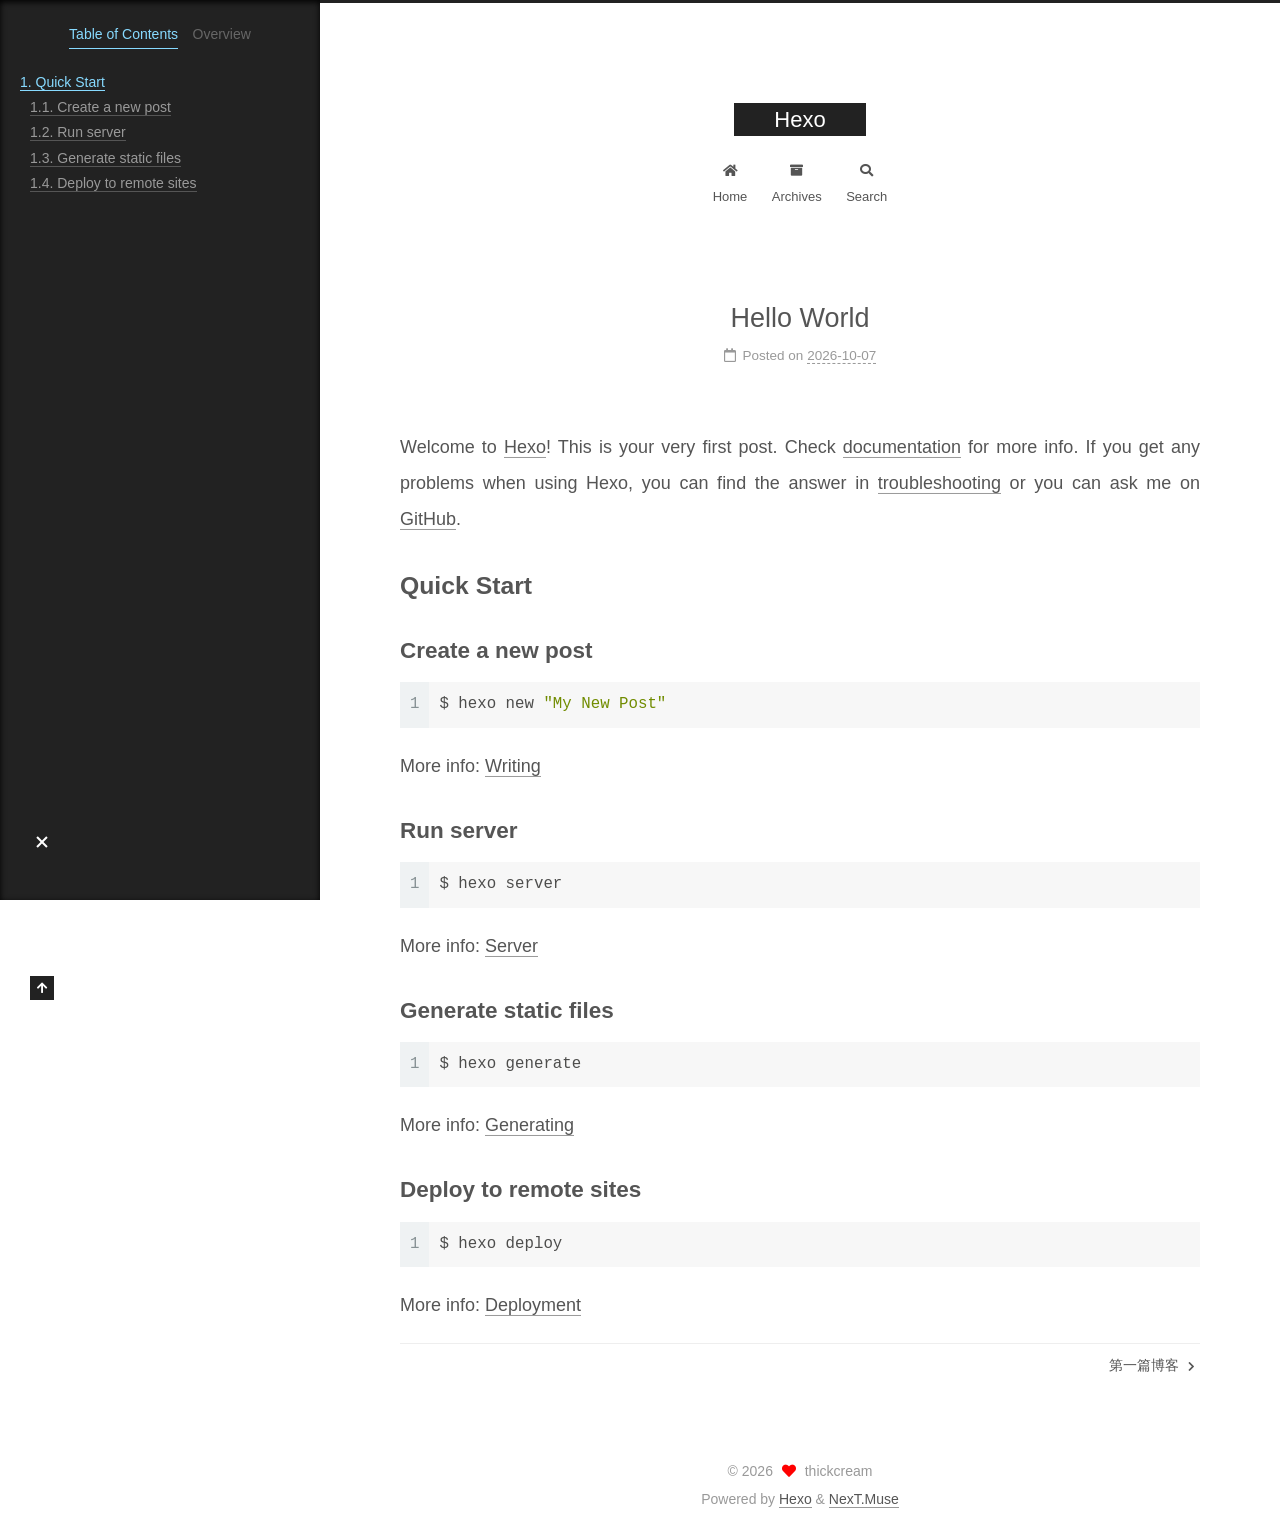
<file: 2026/10/07/hello-world/index.html>
<!DOCTYPE html>
<html lang="en">
<head>
  <meta charset="UTF-8">
<meta name="viewport" content="width=device-width, initial-scale=1, maximum-scale=2">
<meta name="theme-color" content="#222">
<meta name="generator" content="Hexo 8.1.2">
  <link rel="apple-touch-icon" sizes="180x180" href="/images/apple-touch-icon-next.png">
  <link rel="icon" type="image/png" sizes="32x32" href="/images/favicon-32x32-next.png">
  <link rel="icon" type="image/png" sizes="16x16" href="/images/favicon-16x16-next.png">
  <link rel="mask-icon" href="/images/logo.svg" color="#222">

<link rel="stylesheet" href="/css/main.css">


<link rel="stylesheet" href="/lib/font-awesome/css/all.min.css">

<script id="hexo-configurations">
    var NexT = window.NexT || {};
    var CONFIG = {"hostname":"example.com","root":"/","scheme":"Muse","version":"7.8.0","exturl":false,"sidebar":{"position":"left","display":"post","padding":18,"offset":12,"onmobile":false},"copycode":{"enable":false,"show_result":false,"style":null},"back2top":{"enable":true,"sidebar":false,"scrollpercent":false},"bookmark":{"enable":false,"color":"#222","save":"auto"},"fancybox":false,"mediumzoom":false,"lazyload":false,"pangu":false,"comments":{"style":"tabs","active":null,"storage":true,"lazyload":false,"nav":null},"algolia":{"hits":{"per_page":10},"labels":{"input_placeholder":"Search for Posts","hits_empty":"We didn't find any results for the search: ${query}","hits_stats":"${hits} results found in ${time} ms"}},"localsearch":{"enable":true,"trigger":"auto","top_n_per_article":1,"unescape":false,"preload":false},"motion":{"enable":true,"async":false,"transition":{"post_block":"fadeIn","post_header":"slideDownIn","post_body":"slideDownIn","coll_header":"slideLeftIn","sidebar":"slideUpIn"}},"path":"search.xml"};
  </script>

  <meta name="description" content="Welcome to Hexo! This is your very first post. Check documentation for more info. If you get any problems when using Hexo, you can find the answer in troubleshooting or you can ask me on GitHub. Quick">
<meta property="og:type" content="article">
<meta property="og:title" content="Hello World">
<meta property="og:url" content="http://example.com/2026/10/07/hello-world/index.html">
<meta property="og:site_name" content="Hexo">
<meta property="og:description" content="Welcome to Hexo! This is your very first post. Check documentation for more info. If you get any problems when using Hexo, you can find the answer in troubleshooting or you can ask me on GitHub. Quick">
<meta property="og:locale" content="en_US">
<meta property="article:published_time" content="2026-10-07T06:21:45.421Z">
<meta property="article:modified_time" content="2026-10-07T06:21:45.421Z">
<meta property="article:author" content="John Doe">
<meta name="twitter:card" content="summary">

<link rel="canonical" href="http://example.com/2026/10/07/hello-world/">


<script id="page-configurations">
  // https://hexo.io/docs/variables.html
  CONFIG.page = {
    sidebar: "",
    isHome : false,
    isPost : true,
    lang   : 'en'
  };
</script>

  <title>Hello World | Hexo</title>
  






  <noscript>
  <style>
  .use-motion .brand,
  .use-motion .menu-item,
  .sidebar-inner,
  .use-motion .post-block,
  .use-motion .pagination,
  .use-motion .comments,
  .use-motion .post-header,
  .use-motion .post-body,
  .use-motion .collection-header { opacity: initial; }

  .use-motion .site-title,
  .use-motion .site-subtitle {
    opacity: initial;
    top: initial;
  }

  .use-motion .logo-line-before i { left: initial; }
  .use-motion .logo-line-after i { right: initial; }
  </style>
</noscript>

</head>

<body itemscope itemtype="http://schema.org/WebPage">
  <div class="container use-motion">
    <div class="headband"></div>

    <header class="header" itemscope itemtype="http://schema.org/WPHeader">
      <div class="header-inner"><div class="site-brand-container">
  <div class="site-nav-toggle">
    <div class="toggle" aria-label="Toggle navigation bar">
      <span class="toggle-line toggle-line-first"></span>
      <span class="toggle-line toggle-line-middle"></span>
      <span class="toggle-line toggle-line-last"></span>
    </div>
  </div>

  <div class="site-meta">

    <a href="/" class="brand" rel="start">
      <span class="logo-line-before"><i></i></span>
      <h1 class="site-title">Hexo</h1>
      <span class="logo-line-after"><i></i></span>
    </a>
  </div>

  <div class="site-nav-right">
    <div class="toggle popup-trigger">
        <i class="fa fa-search fa-fw fa-lg"></i>
    </div>
  </div>
</div>




<nav class="site-nav">
  <ul id="menu" class="main-menu menu">
        <li class="menu-item menu-item-home">

    <a href="/" rel="section"><i class="fa fa-home fa-fw"></i>Home</a>

  </li>
        <li class="menu-item menu-item-archives">

    <a href="/archives/" rel="section"><i class="fa fa-archive fa-fw"></i>Archives</a>

  </li>
      <li class="menu-item menu-item-search">
        <a role="button" class="popup-trigger"><i class="fa fa-search fa-fw"></i>Search
        </a>
      </li>
  </ul>
</nav>



  <div class="search-pop-overlay">
    <div class="popup search-popup">
        <div class="search-header">
  <span class="search-icon">
    <i class="fa fa-search"></i>
  </span>
  <div class="search-input-container">
    <input autocomplete="off" autocapitalize="off"
           placeholder="Searching..." spellcheck="false"
           type="search" class="search-input">
  </div>
  <span class="popup-btn-close">
    <i class="fa fa-times-circle"></i>
  </span>
</div>
<div id="search-result">
  <div id="no-result">
    <i class="fa fa-spinner fa-pulse fa-5x fa-fw"></i>
  </div>
</div>

    </div>
  </div>

</div>
    </header>

    
  <div class="back-to-top">
    <i class="fa fa-arrow-up"></i>
    <span>0%</span>
  </div>


    <main class="main">
      <div class="main-inner">
        <div class="content-wrap">
          

          <div class="content post posts-expand">
            

    
  
  
  <article itemscope itemtype="http://schema.org/Article" class="post-block" lang="en">
    <link itemprop="mainEntityOfPage" href="http://example.com/2026/10/07/hello-world/">

    <span hidden itemprop="author" itemscope itemtype="http://schema.org/Person">
      <meta itemprop="image" content="/images/avatar.jpg">
      <meta itemprop="name" content="John Doe">
      <meta itemprop="description" content="">
    </span>

    <span hidden itemprop="publisher" itemscope itemtype="http://schema.org/Organization">
      <meta itemprop="name" content="Hexo">
    </span>
      <header class="post-header">
        <h1 class="post-title" itemprop="name headline">
          Hello World
        </h1>

        <div class="post-meta">
            <span class="post-meta-item">
              <span class="post-meta-item-icon">
                <i class="far fa-calendar"></i>
              </span>
              <span class="post-meta-item-text">Posted on</span>

              <time title="Created: 2026-10-07 14:21:45" itemprop="dateCreated datePublished" datetime="2026-10-07T14:21:45+08:00">2026-10-07</time>
            </span>

          

        </div>
      </header>

    
    
    
    <div class="post-body" itemprop="articleBody">

      
        <p>Welcome to <a target="_blank" rel="noopener" href="https://hexo.io/">Hexo</a>! This is your very first post. Check <a target="_blank" rel="noopener" href="https://hexo.io/docs/">documentation</a> for more info. If you get any problems when using Hexo, you can find the answer in <a target="_blank" rel="noopener" href="https://hexo.io/docs/troubleshooting.html">troubleshooting</a> or you can ask me on <a target="_blank" rel="noopener" href="https://github.com/hexojs/hexo/issues">GitHub</a>.</p>
<h2 id="Quick-Start"><a href="#Quick-Start" class="headerlink" title="Quick Start"></a>Quick Start</h2><h3 id="Create-a-new-post"><a href="#Create-a-new-post" class="headerlink" title="Create a new post"></a>Create a new post</h3><figure class="highlight bash"><table><tr><td class="gutter"><pre><span class="line">1</span><br></pre></td><td class="code"><pre><span class="line">$ hexo new <span class="string">&quot;My New Post&quot;</span></span><br></pre></td></tr></table></figure>

<p>More info: <a target="_blank" rel="noopener" href="https://hexo.io/docs/writing.html">Writing</a></p>
<h3 id="Run-server"><a href="#Run-server" class="headerlink" title="Run server"></a>Run server</h3><figure class="highlight bash"><table><tr><td class="gutter"><pre><span class="line">1</span><br></pre></td><td class="code"><pre><span class="line">$ hexo server</span><br></pre></td></tr></table></figure>

<p>More info: <a target="_blank" rel="noopener" href="https://hexo.io/docs/server.html">Server</a></p>
<h3 id="Generate-static-files"><a href="#Generate-static-files" class="headerlink" title="Generate static files"></a>Generate static files</h3><figure class="highlight bash"><table><tr><td class="gutter"><pre><span class="line">1</span><br></pre></td><td class="code"><pre><span class="line">$ hexo generate</span><br></pre></td></tr></table></figure>

<p>More info: <a target="_blank" rel="noopener" href="https://hexo.io/docs/generating.html">Generating</a></p>
<h3 id="Deploy-to-remote-sites"><a href="#Deploy-to-remote-sites" class="headerlink" title="Deploy to remote sites"></a>Deploy to remote sites</h3><figure class="highlight bash"><table><tr><td class="gutter"><pre><span class="line">1</span><br></pre></td><td class="code"><pre><span class="line">$ hexo deploy</span><br></pre></td></tr></table></figure>

<p>More info: <a target="_blank" rel="noopener" href="https://hexo.io/docs/one-command-deployment.html">Deployment</a></p>

    </div>

    
    
    

      <footer class="post-footer">

        


        
    <div class="post-nav">
      <div class="post-nav-item"></div>
      <div class="post-nav-item">
    <a href="/2026/10/07/%E7%AC%AC%E4%B8%80%E7%AF%87%E5%8D%9A%E5%AE%A2/" rel="next" title="第一篇博客">
      第一篇博客 <i class="fa fa-chevron-right"></i>
    </a></div>
    </div>
      </footer>
    
  </article>
  
  
  



          </div>
          

<script>
  window.addEventListener('tabs:register', () => {
    let { activeClass } = CONFIG.comments;
    if (CONFIG.comments.storage) {
      activeClass = localStorage.getItem('comments_active') || activeClass;
    }
    if (activeClass) {
      let activeTab = document.querySelector(`a[href="#comment-${activeClass}"]`);
      if (activeTab) {
        activeTab.click();
      }
    }
  });
  if (CONFIG.comments.storage) {
    window.addEventListener('tabs:click', event => {
      if (!event.target.matches('.tabs-comment .tab-content .tab-pane')) return;
      let commentClass = event.target.classList[1];
      localStorage.setItem('comments_active', commentClass);
    });
  }
</script>

        </div>
          
  
  <div class="toggle sidebar-toggle">
    <span class="toggle-line toggle-line-first"></span>
    <span class="toggle-line toggle-line-middle"></span>
    <span class="toggle-line toggle-line-last"></span>
  </div>

  <aside class="sidebar">
    <div class="sidebar-inner">

      <ul class="sidebar-nav motion-element">
        <li class="sidebar-nav-toc">
          Table of Contents
        </li>
        <li class="sidebar-nav-overview">
          Overview
        </li>
      </ul>

      <!--noindex-->
      <div class="post-toc-wrap sidebar-panel">
          <div class="post-toc motion-element"><ol class="nav"><li class="nav-item nav-level-2"><a class="nav-link" href="#Quick-Start"><span class="nav-number">1.</span> <span class="nav-text">Quick Start</span></a><ol class="nav-child"><li class="nav-item nav-level-3"><a class="nav-link" href="#Create-a-new-post"><span class="nav-number">1.1.</span> <span class="nav-text">Create a new post</span></a></li><li class="nav-item nav-level-3"><a class="nav-link" href="#Run-server"><span class="nav-number">1.2.</span> <span class="nav-text">Run server</span></a></li><li class="nav-item nav-level-3"><a class="nav-link" href="#Generate-static-files"><span class="nav-number">1.3.</span> <span class="nav-text">Generate static files</span></a></li><li class="nav-item nav-level-3"><a class="nav-link" href="#Deploy-to-remote-sites"><span class="nav-number">1.4.</span> <span class="nav-text">Deploy to remote sites</span></a></li></ol></li></ol></div>
      </div>
      <!--/noindex-->

      <div class="site-overview-wrap sidebar-panel">
        <div class="site-author motion-element" itemprop="author" itemscope itemtype="http://schema.org/Person">
    <img class="site-author-image" itemprop="image" alt="John Doe"
      src="/images/avatar.jpg">
  <p class="site-author-name" itemprop="name">John Doe</p>
  <div class="site-description" itemprop="description"></div>
</div>
<div class="site-state-wrap motion-element">
  <nav class="site-state">
      <div class="site-state-item site-state-posts">
          <a href="/archives/">
        
          <span class="site-state-item-count">2</span>
          <span class="site-state-item-name">posts</span>
        </a>
      </div>
  </nav>
</div>



      </div>

    </div>
  </aside>
  <div id="sidebar-dimmer"></div>


      </div>
    </main>

    <footer class="footer">
      <div class="footer-inner">
        

        

<div class="copyright">
  
  &copy; 
  <span itemprop="copyrightYear">2026</span>
  <span class="with-love">
    <i class="fa fa-heart"></i>
  </span>
  <span class="author" itemprop="copyrightHolder">thickcream</span>
</div>
  <div class="powered-by">Powered by <a href="https://hexo.io/" class="theme-link" rel="noopener" target="_blank">Hexo</a> & <a href="https://muse.theme-next.org/" class="theme-link" rel="noopener" target="_blank">NexT.Muse</a>
  </div>

        








      </div>
    </footer>
  </div>

  
  <script src="/lib/anime.min.js"></script>
  <script src="/lib/velocity/velocity.min.js"></script>
  <script src="/lib/velocity/velocity.ui.min.js"></script>

<script src="/js/utils.js"></script>

<script src="/js/motion.js"></script>


<script src="/js/schemes/muse.js"></script>


<script src="/js/next-boot.js"></script>




  




  
<script src="/js/local-search.js"></script>













  

  

</body>
</html>
</file>
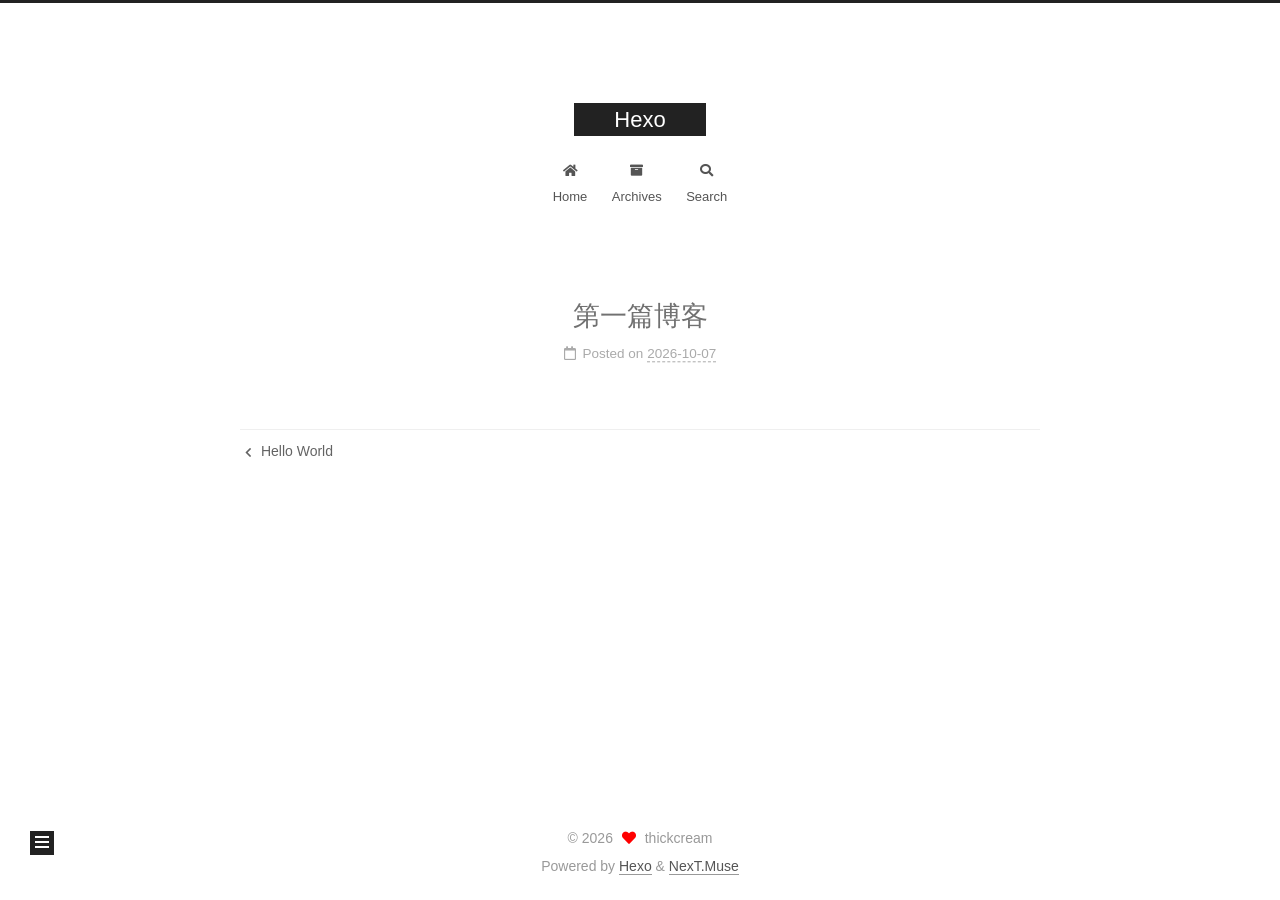
<file: 2026/10/07/第一篇博客/index.html>
<!DOCTYPE html>
<html lang="en">
<head>
  <meta charset="UTF-8">
<meta name="viewport" content="width=device-width, initial-scale=1, maximum-scale=2">
<meta name="theme-color" content="#222">
<meta name="generator" content="Hexo 8.1.2">
  <link rel="apple-touch-icon" sizes="180x180" href="/images/apple-touch-icon-next.png">
  <link rel="icon" type="image/png" sizes="32x32" href="/images/favicon-32x32-next.png">
  <link rel="icon" type="image/png" sizes="16x16" href="/images/favicon-16x16-next.png">
  <link rel="mask-icon" href="/images/logo.svg" color="#222">

<link rel="stylesheet" href="/css/main.css">


<link rel="stylesheet" href="/lib/font-awesome/css/all.min.css">

<script id="hexo-configurations">
    var NexT = window.NexT || {};
    var CONFIG = {"hostname":"example.com","root":"/","scheme":"Muse","version":"7.8.0","exturl":false,"sidebar":{"position":"left","display":"post","padding":18,"offset":12,"onmobile":false},"copycode":{"enable":false,"show_result":false,"style":null},"back2top":{"enable":true,"sidebar":false,"scrollpercent":false},"bookmark":{"enable":false,"color":"#222","save":"auto"},"fancybox":false,"mediumzoom":false,"lazyload":false,"pangu":false,"comments":{"style":"tabs","active":null,"storage":true,"lazyload":false,"nav":null},"algolia":{"hits":{"per_page":10},"labels":{"input_placeholder":"Search for Posts","hits_empty":"We didn't find any results for the search: ${query}","hits_stats":"${hits} results found in ${time} ms"}},"localsearch":{"enable":true,"trigger":"auto","top_n_per_article":1,"unescape":false,"preload":false},"motion":{"enable":true,"async":false,"transition":{"post_block":"fadeIn","post_header":"slideDownIn","post_body":"slideDownIn","coll_header":"slideLeftIn","sidebar":"slideUpIn"}},"path":"search.xml"};
  </script>

  <meta property="og:type" content="article">
<meta property="og:title" content="第一篇博客">
<meta property="og:url" content="http://example.com/2026/10/07/%E7%AC%AC%E4%B8%80%E7%AF%87%E5%8D%9A%E5%AE%A2/index.html">
<meta property="og:site_name" content="Hexo">
<meta property="og:locale" content="en_US">
<meta property="article:published_time" content="2026-10-07T07:20:40.000Z">
<meta property="article:modified_time" content="2026-10-07T07:20:40.790Z">
<meta property="article:author" content="John Doe">
<meta name="twitter:card" content="summary">

<link rel="canonical" href="http://example.com/2026/10/07/%E7%AC%AC%E4%B8%80%E7%AF%87%E5%8D%9A%E5%AE%A2/">


<script id="page-configurations">
  // https://hexo.io/docs/variables.html
  CONFIG.page = {
    sidebar: "",
    isHome : false,
    isPost : true,
    lang   : 'en'
  };
</script>

  <title>第一篇博客 | Hexo</title>
  






  <noscript>
  <style>
  .use-motion .brand,
  .use-motion .menu-item,
  .sidebar-inner,
  .use-motion .post-block,
  .use-motion .pagination,
  .use-motion .comments,
  .use-motion .post-header,
  .use-motion .post-body,
  .use-motion .collection-header { opacity: initial; }

  .use-motion .site-title,
  .use-motion .site-subtitle {
    opacity: initial;
    top: initial;
  }

  .use-motion .logo-line-before i { left: initial; }
  .use-motion .logo-line-after i { right: initial; }
  </style>
</noscript>

</head>

<body itemscope itemtype="http://schema.org/WebPage">
  <div class="container use-motion">
    <div class="headband"></div>

    <header class="header" itemscope itemtype="http://schema.org/WPHeader">
      <div class="header-inner"><div class="site-brand-container">
  <div class="site-nav-toggle">
    <div class="toggle" aria-label="Toggle navigation bar">
      <span class="toggle-line toggle-line-first"></span>
      <span class="toggle-line toggle-line-middle"></span>
      <span class="toggle-line toggle-line-last"></span>
    </div>
  </div>

  <div class="site-meta">

    <a href="/" class="brand" rel="start">
      <span class="logo-line-before"><i></i></span>
      <h1 class="site-title">Hexo</h1>
      <span class="logo-line-after"><i></i></span>
    </a>
  </div>

  <div class="site-nav-right">
    <div class="toggle popup-trigger">
        <i class="fa fa-search fa-fw fa-lg"></i>
    </div>
  </div>
</div>




<nav class="site-nav">
  <ul id="menu" class="main-menu menu">
        <li class="menu-item menu-item-home">

    <a href="/" rel="section"><i class="fa fa-home fa-fw"></i>Home</a>

  </li>
        <li class="menu-item menu-item-archives">

    <a href="/archives/" rel="section"><i class="fa fa-archive fa-fw"></i>Archives</a>

  </li>
      <li class="menu-item menu-item-search">
        <a role="button" class="popup-trigger"><i class="fa fa-search fa-fw"></i>Search
        </a>
      </li>
  </ul>
</nav>



  <div class="search-pop-overlay">
    <div class="popup search-popup">
        <div class="search-header">
  <span class="search-icon">
    <i class="fa fa-search"></i>
  </span>
  <div class="search-input-container">
    <input autocomplete="off" autocapitalize="off"
           placeholder="Searching..." spellcheck="false"
           type="search" class="search-input">
  </div>
  <span class="popup-btn-close">
    <i class="fa fa-times-circle"></i>
  </span>
</div>
<div id="search-result">
  <div id="no-result">
    <i class="fa fa-spinner fa-pulse fa-5x fa-fw"></i>
  </div>
</div>

    </div>
  </div>

</div>
    </header>

    
  <div class="back-to-top">
    <i class="fa fa-arrow-up"></i>
    <span>0%</span>
  </div>


    <main class="main">
      <div class="main-inner">
        <div class="content-wrap">
          

          <div class="content post posts-expand">
            

    
  
  
  <article itemscope itemtype="http://schema.org/Article" class="post-block" lang="en">
    <link itemprop="mainEntityOfPage" href="http://example.com/2026/10/07/%E7%AC%AC%E4%B8%80%E7%AF%87%E5%8D%9A%E5%AE%A2/">

    <span hidden itemprop="author" itemscope itemtype="http://schema.org/Person">
      <meta itemprop="image" content="/images/avatar.jpg">
      <meta itemprop="name" content="John Doe">
      <meta itemprop="description" content="">
    </span>

    <span hidden itemprop="publisher" itemscope itemtype="http://schema.org/Organization">
      <meta itemprop="name" content="Hexo">
    </span>
      <header class="post-header">
        <h1 class="post-title" itemprop="name headline">
          第一篇博客
        </h1>

        <div class="post-meta">
            <span class="post-meta-item">
              <span class="post-meta-item-icon">
                <i class="far fa-calendar"></i>
              </span>
              <span class="post-meta-item-text">Posted on</span>

              <time title="Created: 2026-10-07 15:20:40" itemprop="dateCreated datePublished" datetime="2026-10-07T15:20:40+08:00">2026-10-07</time>
            </span>

          

        </div>
      </header>

    
    
    
    <div class="post-body" itemprop="articleBody">

      
        
    </div>

    
    
    

      <footer class="post-footer">

        


        
    <div class="post-nav">
      <div class="post-nav-item">
    <a href="/2026/10/07/hello-world/" rel="prev" title="Hello World">
      <i class="fa fa-chevron-left"></i> Hello World
    </a></div>
      <div class="post-nav-item"></div>
    </div>
      </footer>
    
  </article>
  
  
  



          </div>
          

<script>
  window.addEventListener('tabs:register', () => {
    let { activeClass } = CONFIG.comments;
    if (CONFIG.comments.storage) {
      activeClass = localStorage.getItem('comments_active') || activeClass;
    }
    if (activeClass) {
      let activeTab = document.querySelector(`a[href="#comment-${activeClass}"]`);
      if (activeTab) {
        activeTab.click();
      }
    }
  });
  if (CONFIG.comments.storage) {
    window.addEventListener('tabs:click', event => {
      if (!event.target.matches('.tabs-comment .tab-content .tab-pane')) return;
      let commentClass = event.target.classList[1];
      localStorage.setItem('comments_active', commentClass);
    });
  }
</script>

        </div>
          
  
  <div class="toggle sidebar-toggle">
    <span class="toggle-line toggle-line-first"></span>
    <span class="toggle-line toggle-line-middle"></span>
    <span class="toggle-line toggle-line-last"></span>
  </div>

  <aside class="sidebar">
    <div class="sidebar-inner">

      <ul class="sidebar-nav motion-element">
        <li class="sidebar-nav-toc">
          Table of Contents
        </li>
        <li class="sidebar-nav-overview">
          Overview
        </li>
      </ul>

      <!--noindex-->
      <div class="post-toc-wrap sidebar-panel">
      </div>
      <!--/noindex-->

      <div class="site-overview-wrap sidebar-panel">
        <div class="site-author motion-element" itemprop="author" itemscope itemtype="http://schema.org/Person">
    <img class="site-author-image" itemprop="image" alt="John Doe"
      src="/images/avatar.jpg">
  <p class="site-author-name" itemprop="name">John Doe</p>
  <div class="site-description" itemprop="description"></div>
</div>
<div class="site-state-wrap motion-element">
  <nav class="site-state">
      <div class="site-state-item site-state-posts">
          <a href="/archives/">
        
          <span class="site-state-item-count">2</span>
          <span class="site-state-item-name">posts</span>
        </a>
      </div>
  </nav>
</div>



      </div>

    </div>
  </aside>
  <div id="sidebar-dimmer"></div>


      </div>
    </main>

    <footer class="footer">
      <div class="footer-inner">
        

        

<div class="copyright">
  
  &copy; 
  <span itemprop="copyrightYear">2026</span>
  <span class="with-love">
    <i class="fa fa-heart"></i>
  </span>
  <span class="author" itemprop="copyrightHolder">thickcream</span>
</div>
  <div class="powered-by">Powered by <a href="https://hexo.io/" class="theme-link" rel="noopener" target="_blank">Hexo</a> & <a href="https://muse.theme-next.org/" class="theme-link" rel="noopener" target="_blank">NexT.Muse</a>
  </div>

        








      </div>
    </footer>
  </div>

  
  <script src="/lib/anime.min.js"></script>
  <script src="/lib/velocity/velocity.min.js"></script>
  <script src="/lib/velocity/velocity.ui.min.js"></script>

<script src="/js/utils.js"></script>

<script src="/js/motion.js"></script>


<script src="/js/schemes/muse.js"></script>


<script src="/js/next-boot.js"></script>




  




  
<script src="/js/local-search.js"></script>













  

  

</body>
</html>
</file>
<file: css/main.css>
:root {
  --body-bg-color: #fff;
  --content-bg-color: #fff;
  --card-bg-color: #f5f5f5;
  --text-color: #555;
  --blockquote-color: #666;
  --link-color: #555;
  --link-hover-color: #222;
  --brand-color: #fff;
  --brand-hover-color: #fff;
  --table-row-odd-bg-color: #f9f9f9;
  --table-row-hover-bg-color: #f5f5f5;
  --menu-item-bg-color: #f5f5f5;
  --btn-default-bg: #222;
  --btn-default-color: #fff;
  --btn-default-border-color: #222;
  --btn-default-hover-bg: #fff;
  --btn-default-hover-color: #222;
  --btn-default-hover-border-color: #222;
}
html {
  line-height: 1.15; /* 1 */
  -webkit-text-size-adjust: 100%; /* 2 */
}
body {
  margin: 0;
}
main {
  display: block;
}
h1 {
  font-size: 2em;
  margin: 0.67em 0;
}
hr {
  box-sizing: content-box; /* 1 */
  height: 0; /* 1 */
  overflow: visible; /* 2 */
}
pre {
  font-family: monospace, monospace; /* 1 */
  font-size: 1em; /* 2 */
}
a {
  background: transparent;
}
abbr[title] {
  border-bottom: none; /* 1 */
  text-decoration: underline; /* 2 */
  text-decoration: underline dotted; /* 2 */
}
b,
strong {
  font-weight: bolder;
}
code,
kbd,
samp {
  font-family: monospace, monospace; /* 1 */
  font-size: 1em; /* 2 */
}
small {
  font-size: 80%;
}
sub,
sup {
  font-size: 75%;
  line-height: 0;
  position: relative;
  vertical-align: baseline;
}
sub {
  bottom: -0.25em;
}
sup {
  top: -0.5em;
}
img {
  border-style: none;
}
button,
input,
optgroup,
select,
textarea {
  font-family: inherit; /* 1 */
  font-size: 100%; /* 1 */
  line-height: 1.15; /* 1 */
  margin: 0; /* 2 */
}
button,
input {
/* 1 */
  overflow: visible;
}
button,
select {
/* 1 */
  text-transform: none;
}
button,
[type='button'],
[type='reset'],
[type='submit'] {
  -webkit-appearance: button;
}
button::-moz-focus-inner,
[type='button']::-moz-focus-inner,
[type='reset']::-moz-focus-inner,
[type='submit']::-moz-focus-inner {
  border-style: none;
  padding: 0;
}
button:-moz-focusring,
[type='button']:-moz-focusring,
[type='reset']:-moz-focusring,
[type='submit']:-moz-focusring {
  outline: 1px dotted ButtonText;
}
fieldset {
  padding: 0.35em 0.75em 0.625em;
}
legend {
  box-sizing: border-box; /* 1 */
  color: inherit; /* 2 */
  display: table; /* 1 */
  max-width: 100%; /* 1 */
  padding: 0; /* 3 */
  white-space: normal; /* 1 */
}
progress {
  vertical-align: baseline;
}
textarea {
  overflow: auto;
}
[type='checkbox'],
[type='radio'] {
  box-sizing: border-box; /* 1 */
  padding: 0; /* 2 */
}
[type='number']::-webkit-inner-spin-button,
[type='number']::-webkit-outer-spin-button {
  height: auto;
}
[type='search'] {
  outline-offset: -2px; /* 2 */
  -webkit-appearance: textfield; /* 1 */
}
[type='search']::-webkit-search-decoration {
  -webkit-appearance: none;
}
::-webkit-file-upload-button {
  font: inherit; /* 2 */
  -webkit-appearance: button; /* 1 */
}
details {
  display: block;
}
summary {
  display: list-item;
}
template {
  display: none;
}
[hidden] {
  display: none;
}
::selection {
  background: #262a30;
  color: #eee;
}
html,
body {
  height: 100%;
}
body {
  background: var(--body-bg-color);
  color: var(--text-color);
  font-family: 'Lato', "PingFang SC", "Microsoft YaHei", sans-serif;
  font-size: 1em;
  line-height: 2;
}
@media (max-width: 991px) {
  body {
    padding-left: 0 !important;
    padding-right: 0 !important;
  }
}
h1,
h2,
h3,
h4,
h5,
h6 {
  font-family: 'Lato', "PingFang SC", "Microsoft YaHei", sans-serif;
  font-weight: bold;
  line-height: 1.5;
  margin: 20px 0 15px;
}
h1 {
  font-size: 1.5em;
}
h2 {
  font-size: 1.375em;
}
h3 {
  font-size: 1.25em;
}
h4 {
  font-size: 1.125em;
}
h5 {
  font-size: 1em;
}
h6 {
  font-size: 0.875em;
}
p {
  margin: 0 0 20px 0;
}
a,
span.exturl {
  border-bottom: 1px solid #999;
  color: var(--link-color);
  outline: 0;
  text-decoration: none;
  overflow-wrap: break-word;
  word-wrap: break-word;
  cursor: pointer;
}
a:hover,
span.exturl:hover {
  border-bottom-color: var(--link-hover-color);
  color: var(--link-hover-color);
}
iframe,
img,
video {
  display: block;
  margin-left: auto;
  margin-right: auto;
  max-width: 100%;
}
hr {
  background-image: repeating-linear-gradient(-45deg, #ddd, #ddd 4px, transparent 4px, transparent 8px);
  border: 0;
  height: 3px;
  margin: 40px 0;
}
blockquote {
  border-left: 4px solid #ddd;
  color: var(--blockquote-color);
  margin: 0;
  padding: 0 15px;
}
blockquote cite::before {
  content: '-';
  padding: 0 5px;
}
dt {
  font-weight: bold;
}
dd {
  margin: 0;
  padding: 0;
}
kbd {
  background-color: #f5f5f5;
  background-image: linear-gradient(#eee, #fff, #eee);
  border: 1px solid #ccc;
  border-radius: 0.2em;
  box-shadow: 0.1em 0.1em 0.2em rgba(0,0,0,0.1);
  color: #555;
  font-family: inherit;
  padding: 0.1em 0.3em;
  white-space: nowrap;
}
.table-container {
  overflow: auto;
}
table {
  border-collapse: collapse;
  border-spacing: 0;
  font-size: 0.875em;
  margin: 0 0 20px 0;
  width: 100%;
}
tbody tr:nth-of-type(odd) {
  background: var(--table-row-odd-bg-color);
}
tbody tr:hover {
  background: var(--table-row-hover-bg-color);
}
caption,
th,
td {
  font-weight: normal;
  padding: 8px;
  vertical-align: middle;
}
th,
td {
  border: 1px solid #ddd;
  border-bottom: 3px solid #ddd;
}
th {
  font-weight: 700;
  padding-bottom: 10px;
}
td {
  border-bottom-width: 1px;
}
.btn {
  background: var(--btn-default-bg);
  border: 2px solid var(--btn-default-border-color);
  border-radius: 0;
  color: var(--btn-default-color);
  display: inline-block;
  font-size: 0.875em;
  line-height: 2;
  padding: 0 20px;
  text-decoration: none;
  transition-property: background-color;
  transition-delay: 0s;
  transition-duration: 0.2s;
  transition-timing-function: ease-in-out;
}
.btn:hover {
  background: var(--btn-default-hover-bg);
  border-color: var(--btn-default-hover-border-color);
  color: var(--btn-default-hover-color);
}
.btn + .btn {
  margin: 0 0 8px 8px;
}
.btn .fa-fw {
  text-align: left;
  width: 1.285714285714286em;
}
.toggle {
  line-height: 0;
}
.toggle .toggle-line {
  background: #fff;
  display: inline-block;
  height: 2px;
  left: 0;
  position: relative;
  top: 0;
  transition: all 0.4s;
  vertical-align: top;
  width: 100%;
}
.toggle .toggle-line:not(:first-child) {
  margin-top: 3px;
}
.toggle.toggle-arrow .toggle-line-first {
  left: 50%;
  top: 2px;
  transform: rotate(45deg);
  width: 50%;
}
.toggle.toggle-arrow .toggle-line-middle {
  left: 2px;
  width: 90%;
}
.toggle.toggle-arrow .toggle-line-last {
  left: 50%;
  top: -2px;
  transform: rotate(-45deg);
  width: 50%;
}
.toggle.toggle-close .toggle-line-first {
  transform: rotate(-45deg);
  top: 5px;
}
.toggle.toggle-close .toggle-line-middle {
  opacity: 0;
}
.toggle.toggle-close .toggle-line-last {
  transform: rotate(45deg);
  top: -5px;
}
.highlight,
pre {
  background: #f7f7f7;
  color: #4d4d4c;
  line-height: 1.6;
  margin: 0 auto 20px;
}
pre,
code {
  font-family: consolas, Menlo, monospace, "PingFang SC", "Microsoft YaHei";
}
code {
  background: #eee;
  border-radius: 3px;
  color: #555;
  padding: 2px 4px;
  overflow-wrap: break-word;
  word-wrap: break-word;
}
.highlight *::selection {
  background: #d6d6d6;
}
.highlight pre {
  border: 0;
  margin: 0;
  padding: 10px 0;
}
.highlight table {
  border: 0;
  margin: 0;
  width: auto;
}
.highlight td {
  border: 0;
  padding: 0;
}
.highlight figcaption {
  background: #eff2f3;
  color: #4d4d4c;
  display: flex;
  font-size: 0.875em;
  justify-content: space-between;
  line-height: 1.2;
  padding: 0.5em;
}
.highlight figcaption a {
  color: #4d4d4c;
}
.highlight figcaption a:hover {
  border-bottom-color: #4d4d4c;
}
.highlight .gutter {
  -moz-user-select: none;
  -ms-user-select: none;
  -webkit-user-select: none;
  user-select: none;
}
.highlight .gutter pre {
  background: #eff2f3;
  color: #869194;
  padding-left: 10px;
  padding-right: 10px;
  text-align: right;
}
.highlight .code pre {
  background: #f7f7f7;
  padding-left: 10px;
  width: 100%;
}
.gist table {
  width: auto;
}
.gist table td {
  border: 0;
}
pre {
  overflow: auto;
  padding: 10px;
}
pre code {
  background: none;
  color: #4d4d4c;
  font-size: 0.875em;
  padding: 0;
  text-shadow: none;
}
pre .deletion {
  background: #fdd;
}
pre .addition {
  background: #dfd;
}
pre .meta {
  color: #eab700;
  -moz-user-select: none;
  -ms-user-select: none;
  -webkit-user-select: none;
  user-select: none;
}
pre .comment {
  color: #8e908c;
}
pre .variable,
pre .attribute,
pre .tag,
pre .name,
pre .regexp,
pre .ruby .constant,
pre .xml .tag .title,
pre .xml .pi,
pre .xml .doctype,
pre .html .doctype,
pre .css .id,
pre .css .class,
pre .css .pseudo {
  color: #c82829;
}
pre .number,
pre .preprocessor,
pre .built_in,
pre .builtin-name,
pre .literal,
pre .params,
pre .constant,
pre .command {
  color: #f5871f;
}
pre .ruby .class .title,
pre .css .rules .attribute,
pre .string,
pre .symbol,
pre .value,
pre .inheritance,
pre .header,
pre .ruby .symbol,
pre .xml .cdata,
pre .special,
pre .formula {
  color: #718c00;
}
pre .title,
pre .css .hexcolor {
  color: #3e999f;
}
pre .function,
pre .python .decorator,
pre .python .title,
pre .ruby .function .title,
pre .ruby .title .keyword,
pre .perl .sub,
pre .javascript .title,
pre .coffeescript .title {
  color: #4271ae;
}
pre .keyword,
pre .javascript .function {
  color: #8959a8;
}
.blockquote-center {
  border-left: none;
  margin: 40px 0;
  padding: 0;
  position: relative;
  text-align: center;
}
.blockquote-center .fa {
  display: block;
  opacity: 0.6;
  position: absolute;
  width: 100%;
}
.blockquote-center .fa-quote-left {
  border-top: 1px solid #ccc;
  text-align: left;
  top: -20px;
}
.blockquote-center .fa-quote-right {
  border-bottom: 1px solid #ccc;
  text-align: right;
  bottom: -20px;
}
.blockquote-center p,
.blockquote-center div {
  text-align: center;
}
.post-body .group-picture img {
  margin: 0 auto;
  padding: 0 3px;
}
.group-picture-row {
  margin-bottom: 6px;
  overflow: hidden;
}
.group-picture-column {
  float: left;
  margin-bottom: 10px;
}
.post-body .label {
  color: #555;
  display: inline;
  padding: 0 2px;
}
.post-body .label.default {
  background: #f0f0f0;
}
.post-body .label.primary {
  background: #efe6f7;
}
.post-body .label.info {
  background: #e5f2f8;
}
.post-body .label.success {
  background: #e7f4e9;
}
.post-body .label.warning {
  background: #fcf6e1;
}
.post-body .label.danger {
  background: #fae8eb;
}
.post-body .tabs {
  margin-bottom: 20px;
}
.post-body .tabs,
.tabs-comment {
  display: block;
  padding-top: 10px;
  position: relative;
}
.post-body .tabs ul.nav-tabs,
.tabs-comment ul.nav-tabs {
  display: flex;
  flex-wrap: wrap;
  margin: 0;
  margin-bottom: -1px;
  padding: 0;
}
@media (max-width: 413px) {
  .post-body .tabs ul.nav-tabs,
  .tabs-comment ul.nav-tabs {
    display: block;
    margin-bottom: 5px;
  }
}
.post-body .tabs ul.nav-tabs li.tab,
.tabs-comment ul.nav-tabs li.tab {
  border-bottom: 1px solid #ddd;
  border-left: 1px solid transparent;
  border-right: 1px solid transparent;
  border-top: 3px solid transparent;
  flex-grow: 1;
  list-style-type: none;
  border-radius: 0 0 0 0;
}
@media (max-width: 413px) {
  .post-body .tabs ul.nav-tabs li.tab,
  .tabs-comment ul.nav-tabs li.tab {
    border-bottom: 1px solid transparent;
    border-left: 3px solid transparent;
    border-right: 1px solid transparent;
    border-top: 1px solid transparent;
  }
}
@media (max-width: 413px) {
  .post-body .tabs ul.nav-tabs li.tab,
  .tabs-comment ul.nav-tabs li.tab {
    border-radius: 0;
  }
}
.post-body .tabs ul.nav-tabs li.tab a,
.tabs-comment ul.nav-tabs li.tab a {
  border-bottom: initial;
  display: block;
  line-height: 1.8;
  outline: 0;
  padding: 0.25em 0.75em;
  text-align: center;
  transition-delay: 0s;
  transition-duration: 0.2s;
  transition-timing-function: ease-out;
}
.post-body .tabs ul.nav-tabs li.tab a i,
.tabs-comment ul.nav-tabs li.tab a i {
  width: 1.285714285714286em;
}
.post-body .tabs ul.nav-tabs li.tab.active,
.tabs-comment ul.nav-tabs li.tab.active {
  border-bottom: 1px solid transparent;
  border-left: 1px solid #ddd;
  border-right: 1px solid #ddd;
  border-top: 3px solid #fc6423;
}
@media (max-width: 413px) {
  .post-body .tabs ul.nav-tabs li.tab.active,
  .tabs-comment ul.nav-tabs li.tab.active {
    border-bottom: 1px solid #ddd;
    border-left: 3px solid #fc6423;
    border-right: 1px solid #ddd;
    border-top: 1px solid #ddd;
  }
}
.post-body .tabs ul.nav-tabs li.tab.active a,
.tabs-comment ul.nav-tabs li.tab.active a {
  color: var(--link-color);
  cursor: default;
}
.post-body .tabs .tab-content .tab-pane,
.tabs-comment .tab-content .tab-pane {
  border: 1px solid #ddd;
  border-top: 0;
  padding: 20px 20px 0 20px;
  border-radius: 0;
}
.post-body .tabs .tab-content .tab-pane:not(.active),
.tabs-comment .tab-content .tab-pane:not(.active) {
  display: none;
}
.post-body .tabs .tab-content .tab-pane.active,
.tabs-comment .tab-content .tab-pane.active {
  display: block;
}
.post-body .tabs .tab-content .tab-pane.active:nth-of-type(1),
.tabs-comment .tab-content .tab-pane.active:nth-of-type(1) {
  border-radius: 0 0 0 0;
}
@media (max-width: 413px) {
  .post-body .tabs .tab-content .tab-pane.active:nth-of-type(1),
  .tabs-comment .tab-content .tab-pane.active:nth-of-type(1) {
    border-radius: 0;
  }
}
.post-body .note {
  border-radius: 3px;
  margin-bottom: 20px;
  padding: 1em;
  position: relative;
  border: 1px solid #eee;
  border-left-width: 5px;
}
.post-body .note h2,
.post-body .note h3,
.post-body .note h4,
.post-body .note h5,
.post-body .note h6 {
  margin-top: 0;
  border-bottom: initial;
  margin-bottom: 0;
  padding-top: 0;
}
.post-body .note p:first-child,
.post-body .note ul:first-child,
.post-body .note ol:first-child,
.post-body .note table:first-child,
.post-body .note pre:first-child,
.post-body .note blockquote:first-child,
.post-body .note img:first-child {
  margin-top: 0;
}
.post-body .note p:last-child,
.post-body .note ul:last-child,
.post-body .note ol:last-child,
.post-body .note table:last-child,
.post-body .note pre:last-child,
.post-body .note blockquote:last-child,
.post-body .note img:last-child {
  margin-bottom: 0;
}
.post-body .note.default {
  border-left-color: #777;
}
.post-body .note.default h2,
.post-body .note.default h3,
.post-body .note.default h4,
.post-body .note.default h5,
.post-body .note.default h6 {
  color: #777;
}
.post-body .note.primary {
  border-left-color: #6f42c1;
}
.post-body .note.primary h2,
.post-body .note.primary h3,
.post-body .note.primary h4,
.post-body .note.primary h5,
.post-body .note.primary h6 {
  color: #6f42c1;
}
.post-body .note.info {
  border-left-color: #428bca;
}
.post-body .note.info h2,
.post-body .note.info h3,
.post-body .note.info h4,
.post-body .note.info h5,
.post-body .note.info h6 {
  color: #428bca;
}
.post-body .note.success {
  border-left-color: #5cb85c;
}
.post-body .note.success h2,
.post-body .note.success h3,
.post-body .note.success h4,
.post-body .note.success h5,
.post-body .note.success h6 {
  color: #5cb85c;
}
.post-body .note.warning {
  border-left-color: #f0ad4e;
}
.post-body .note.warning h2,
.post-body .note.warning h3,
.post-body .note.warning h4,
.post-body .note.warning h5,
.post-body .note.warning h6 {
  color: #f0ad4e;
}
.post-body .note.danger {
  border-left-color: #d9534f;
}
.post-body .note.danger h2,
.post-body .note.danger h3,
.post-body .note.danger h4,
.post-body .note.danger h5,
.post-body .note.danger h6 {
  color: #d9534f;
}
.pagination .prev,
.pagination .next,
.pagination .page-number,
.pagination .space {
  display: inline-block;
  margin: 0 10px;
  padding: 0 11px;
  position: relative;
  top: -1px;
}
@media (max-width: 767px) {
  .pagination .prev,
  .pagination .next,
  .pagination .page-number,
  .pagination .space {
    margin: 0 5px;
  }
}
.pagination {
  border-top: 1px solid #eee;
  margin: 120px 0 0;
  text-align: center;
}
.pagination .prev,
.pagination .next,
.pagination .page-number {
  border-bottom: 0;
  border-top: 1px solid #eee;
  transition-property: border-color;
  transition-delay: 0s;
  transition-duration: 0.2s;
  transition-timing-function: ease-in-out;
}
.pagination .prev:hover,
.pagination .next:hover,
.pagination .page-number:hover {
  border-top-color: #222;
}
.pagination .space {
  margin: 0;
  padding: 0;
}
.pagination .prev {
  margin-left: 0;
}
.pagination .next {
  margin-right: 0;
}
.pagination .page-number.current {
  background: #ccc;
  border-top-color: #ccc;
  color: #fff;
}
@media (max-width: 767px) {
  .pagination {
    border-top: none;
  }
  .pagination .prev,
  .pagination .next,
  .pagination .page-number {
    border-bottom: 1px solid #eee;
    border-top: 0;
    margin-bottom: 10px;
    padding: 0 10px;
  }
  .pagination .prev:hover,
  .pagination .next:hover,
  .pagination .page-number:hover {
    border-bottom-color: #222;
  }
}
.comments {
  margin-top: 60px;
  overflow: hidden;
}
.comment-button-group {
  display: flex;
  flex-wrap: wrap-reverse;
  justify-content: center;
  margin: 1em 0;
}
.comment-button-group .comment-button {
  margin: 0.1em 0.2em;
}
.comment-button-group .comment-button.active {
  background: var(--btn-default-hover-bg);
  border-color: var(--btn-default-hover-border-color);
  color: var(--btn-default-hover-color);
}
.comment-position {
  display: none;
}
.comment-position.active {
  display: block;
}
.tabs-comment {
  background: var(--content-bg-color);
  margin-top: 4em;
  padding-top: 0;
}
.tabs-comment .comments {
  border: 0;
  box-shadow: none;
  margin-top: 0;
  padding-top: 0;
}
.container {
  min-height: 100%;
  position: relative;
}
.main-inner {
  margin: 0 auto;
  width: 700px;
}
@media (min-width: 1200px) {
  .main-inner {
    width: 800px;
  }
}
@media (min-width: 1600px) {
  .main-inner {
    width: 900px;
  }
}
@media (max-width: 767px) {
  .content-wrap {
    padding: 0 20px;
  }
}
.header {
  background: transparent;
}
.header-inner {
  margin: 0 auto;
  width: 700px;
}
@media (min-width: 1200px) {
  .header-inner {
    width: 800px;
  }
}
@media (min-width: 1600px) {
  .header-inner {
    width: 900px;
  }
}
.site-brand-container {
  display: flex;
  flex-shrink: 0;
  padding: 0 10px;
}
.headband {
  background: #222;
  height: 3px;
}
.site-meta {
  flex-grow: 1;
  text-align: center;
}
@media (max-width: 767px) {
  .site-meta {
    text-align: center;
  }
}
.brand {
  border-bottom: none;
  color: var(--brand-color);
  display: inline-block;
  line-height: 1.375em;
  padding: 0 40px;
  position: relative;
}
.brand:hover {
  color: var(--brand-hover-color);
}
.site-title {
  font-family: 'Lato', "PingFang SC", "Microsoft YaHei", sans-serif;
  font-size: 1.375em;
  font-weight: normal;
  margin: 0;
}
.site-subtitle {
  color: #999;
  font-size: 0.8125em;
  margin: 10px 0;
}
.use-motion .brand {
  opacity: 0;
}
.use-motion .site-title,
.use-motion .site-subtitle,
.use-motion .custom-logo-image {
  opacity: 0;
  position: relative;
  top: -10px;
}
.site-nav-toggle,
.site-nav-right {
  display: none;
}
@media (max-width: 767px) {
  .site-nav-toggle,
  .site-nav-right {
    display: flex;
    flex-direction: column;
    justify-content: center;
  }
}
.site-nav-toggle .toggle,
.site-nav-right .toggle {
  color: var(--text-color);
  padding: 10px;
  width: 22px;
}
.site-nav-toggle .toggle .toggle-line,
.site-nav-right .toggle .toggle-line {
  background: var(--text-color);
  border-radius: 1px;
}
.site-nav {
  display: block;
}
@media (max-width: 767px) {
  .site-nav {
    clear: both;
    display: none;
  }
}
.site-nav.site-nav-on {
  display: block;
}
.menu {
  margin-top: 20px;
  padding-left: 0;
  text-align: center;
}
.menu-item {
  display: inline-block;
  list-style: none;
  margin: 0 10px;
}
@media (max-width: 767px) {
  .menu-item {
    display: block;
    margin-top: 10px;
  }
  .menu-item.menu-item-search {
    display: none;
  }
}
.menu-item a,
.menu-item span.exturl {
  border-bottom: 0;
  display: block;
  font-size: 0.8125em;
  transition-property: border-color;
  transition-delay: 0s;
  transition-duration: 0.2s;
  transition-timing-function: ease-in-out;
}
@media (hover: none) {
  .menu-item a:hover,
  .menu-item span.exturl:hover {
    border-bottom-color: transparent !important;
  }
}
.menu-item .fa,
.menu-item .fab,
.menu-item .far,
.menu-item .fas {
  margin-right: 8px;
}
.menu-item .badge {
  display: inline-block;
  font-weight: bold;
  line-height: 1;
  margin-left: 0.35em;
  margin-top: 0.35em;
  text-align: center;
  white-space: nowrap;
}
@media (max-width: 767px) {
  .menu-item .badge {
    float: right;
    margin-left: 0;
  }
}
.menu-item-active a,
.menu .menu-item a:hover,
.menu .menu-item span.exturl:hover {
  background: var(--menu-item-bg-color);
}
.use-motion .menu-item {
  opacity: 0;
}
.sidebar {
  background: #222;
  bottom: 0;
  box-shadow: inset 0 2px 6px #000;
  position: fixed;
  top: 0;
}
@media (max-width: 991px) {
  .sidebar {
    display: none;
  }
}
.sidebar-inner {
  color: #999;
  padding: 18px 10px;
  text-align: center;
}
.cc-license {
  margin-top: 10px;
  text-align: center;
}
.cc-license .cc-opacity {
  border-bottom: none;
  opacity: 0.7;
}
.cc-license .cc-opacity:hover {
  opacity: 0.9;
}
.cc-license img {
  display: inline-block;
}
.site-author-image {
  border: 2px solid #333;
  display: block;
  margin: 0 auto;
  max-width: 96px;
  padding: 2px;
  border-radius: 50%;
}
.site-author-name {
  color: #f5f5f5;
  font-weight: normal;
  margin: 5px 0 0;
  text-align: center;
}
.site-description {
  color: #999;
  font-size: 1em;
  margin-top: 5px;
  text-align: center;
}
.links-of-author {
  margin-top: 15px;
}
.links-of-author a,
.links-of-author span.exturl {
  border-bottom-color: #555;
  display: inline-block;
  font-size: 0.8125em;
  margin-bottom: 10px;
  margin-right: 10px;
  vertical-align: middle;
}
.links-of-author a::before,
.links-of-author span.exturl::before {
  background: #1475ff;
  border-radius: 50%;
  content: ' ';
  display: inline-block;
  height: 4px;
  margin-right: 3px;
  vertical-align: middle;
  width: 4px;
}
.sidebar-button {
  margin-top: 15px;
}
.sidebar-button a {
  border: 1px solid #fc6423;
  border-radius: 4px;
  color: #fc6423;
  display: inline-block;
  padding: 0 15px;
}
.sidebar-button a .fa,
.sidebar-button a .fab,
.sidebar-button a .far,
.sidebar-button a .fas {
  margin-right: 5px;
}
.sidebar-button a:hover {
  background: #fc6423;
  border: 1px solid #fc6423;
  color: #fff;
}
.sidebar-button a:hover .fa,
.sidebar-button a:hover .fab,
.sidebar-button a:hover .far,
.sidebar-button a:hover .fas {
  color: #fff;
}
.links-of-blogroll {
  font-size: 0.8125em;
  margin-top: 10px;
}
.links-of-blogroll-title {
  font-size: 0.875em;
  font-weight: 600;
  margin-top: 0;
}
.links-of-blogroll-list {
  list-style: none;
  margin: 0;
  padding: 0;
}
#sidebar-dimmer {
  display: none;
}
@media (max-width: 767px) {
  #sidebar-dimmer {
    background: #000;
    display: block;
    height: 100%;
    left: 100%;
    opacity: 0;
    position: fixed;
    top: 0;
    width: 100%;
    z-index: 1100;
  }
  .sidebar-active + #sidebar-dimmer {
    opacity: 0.7;
    transform: translateX(-100%);
    transition: opacity 0.5s;
  }
}
.sidebar-nav {
  margin: 0;
  padding-bottom: 20px;
  padding-left: 0;
}
.sidebar-nav li {
  border-bottom: 1px solid transparent;
  color: #666;
  cursor: pointer;
  display: inline-block;
  font-size: 0.875em;
}
.sidebar-nav li.sidebar-nav-overview {
  margin-left: 10px;
}
.sidebar-nav li:hover {
  color: #f5f5f5;
}
.sidebar-nav .sidebar-nav-active {
  border-bottom-color: #87daff;
  color: #87daff;
}
.sidebar-nav .sidebar-nav-active:hover {
  color: #87daff;
}
.sidebar-panel {
  display: none;
  overflow-x: hidden;
  overflow-y: auto;
}
.sidebar-panel-active {
  display: block;
}
.sidebar-toggle {
  background: #222;
  bottom: 45px;
  cursor: pointer;
  height: 14px;
  left: 30px;
  padding: 5px;
  position: fixed;
  width: 14px;
  z-index: 1300;
}
@media (max-width: 991px) {
  .sidebar-toggle {
    left: 20px;
    opacity: 0.8;
    display: none;
  }
}
.sidebar-toggle:hover .toggle-line {
  background: #87daff;
}
.post-toc {
  font-size: 0.875em;
}
.post-toc ol {
  list-style: none;
  margin: 0;
  padding: 0 2px 5px 10px;
  text-align: left;
}
.post-toc ol > ol {
  padding-left: 0;
}
.post-toc ol a {
  transition-property: all;
  transition-delay: 0s;
  transition-duration: 0.2s;
  transition-timing-function: ease-in-out;
}
.post-toc .nav-item {
  line-height: 1.8;
  overflow: hidden;
  text-overflow: ellipsis;
  white-space: nowrap;
}
.post-toc .nav .nav-child {
  display: none;
}
.post-toc .nav .active > .nav-child {
  display: block;
}
.post-toc .nav .active-current > .nav-child {
  display: block;
}
.post-toc .nav .active-current > .nav-child > .nav-item {
  display: block;
}
.post-toc .nav .active > a {
  border-bottom-color: #87daff;
  color: #87daff;
}
.post-toc .nav .active-current > a {
  color: #87daff;
}
.post-toc .nav .active-current > a:hover {
  color: #87daff;
}
.site-state {
  display: flex;
  justify-content: center;
  line-height: 1.4;
  margin-top: 10px;
  overflow: hidden;
  text-align: center;
  white-space: nowrap;
}
.site-state-item {
  padding: 0 15px;
}
.site-state-item:not(:first-child) {
  border-left: 1px solid #333;
}
.site-state-item a {
  border-bottom: none;
}
.site-state-item-count {
  display: block;
  font-size: 1.25em;
  font-weight: 600;
  text-align: center;
}
.site-state-item-name {
  color: inherit;
  font-size: 0.875em;
}
.footer {
  color: #999;
  font-size: 0.875em;
  padding: 20px 0;
}
.footer.footer-fixed {
  bottom: 0;
  left: 0;
  position: absolute;
  right: 0;
}
.footer-inner {
  box-sizing: border-box;
  margin: 0 auto;
  text-align: center;
  width: 700px;
}
@media (min-width: 1200px) {
  .footer-inner {
    width: 800px;
  }
}
@media (min-width: 1600px) {
  .footer-inner {
    width: 900px;
  }
}
.languages {
  display: inline-block;
  font-size: 1.125em;
  position: relative;
}
.languages .lang-select-label span {
  margin: 0 0.5em;
}
.languages .lang-select {
  height: 100%;
  left: 0;
  opacity: 0;
  position: absolute;
  top: 0;
  width: 100%;
}
.with-love {
  color: #ff0000;
  display: inline-block;
  margin: 0 5px;
}
.powered-by,
.theme-info {
  display: inline-block;
}
@-moz-keyframes iconAnimate {
  0%, 100% {
    transform: scale(1);
  }
  10%, 30% {
    transform: scale(0.9);
  }
  20%, 40%, 60%, 80% {
    transform: scale(1.1);
  }
  50%, 70% {
    transform: scale(1.1);
  }
}
@-webkit-keyframes iconAnimate {
  0%, 100% {
    transform: scale(1);
  }
  10%, 30% {
    transform: scale(0.9);
  }
  20%, 40%, 60%, 80% {
    transform: scale(1.1);
  }
  50%, 70% {
    transform: scale(1.1);
  }
}
@-o-keyframes iconAnimate {
  0%, 100% {
    transform: scale(1);
  }
  10%, 30% {
    transform: scale(0.9);
  }
  20%, 40%, 60%, 80% {
    transform: scale(1.1);
  }
  50%, 70% {
    transform: scale(1.1);
  }
}
@keyframes iconAnimate {
  0%, 100% {
    transform: scale(1);
  }
  10%, 30% {
    transform: scale(0.9);
  }
  20%, 40%, 60%, 80% {
    transform: scale(1.1);
  }
  50%, 70% {
    transform: scale(1.1);
  }
}
.back-to-top {
  font-size: 12px;
  text-align: center;
  transition-delay: 0s;
  transition-duration: 0.2s;
  transition-timing-function: ease-in-out;
}
.back-to-top {
  background: #222;
  bottom: -100px;
  box-sizing: border-box;
  color: #fff;
  cursor: pointer;
  left: 30px;
  opacity: 1;
  padding: 0 6px;
  position: fixed;
  transition-property: bottom;
  z-index: 1300;
  width: 24px;
}
.back-to-top span {
  display: none;
}
.back-to-top:hover {
  color: #87daff;
}
.back-to-top.back-to-top-on {
  bottom: 19px;
}
@media (max-width: 991px) {
  .back-to-top {
    left: 20px;
    opacity: 0.8;
  }
}
.post-body {
  font-family: 'Lato', "PingFang SC", "Microsoft YaHei", sans-serif;
  overflow-wrap: break-word;
  word-wrap: break-word;
}
@media (min-width: 1200px) {
  .post-body {
    font-size: 1.125em;
  }
}
.post-body .exturl .fa {
  font-size: 0.875em;
  margin-left: 4px;
}
.post-body .image-caption,
.post-body .figure .caption {
  color: #999;
  font-size: 0.875em;
  font-weight: bold;
  line-height: 1;
  margin: -20px auto 15px;
  text-align: center;
}
.post-sticky-flag {
  display: inline-block;
  transform: rotate(30deg);
}
.post-button {
  margin-top: 40px;
  text-align: center;
}
.use-motion .post-block,
.use-motion .pagination,
.use-motion .comments {
  opacity: 0;
}
.use-motion .post-header {
  opacity: 0;
}
.use-motion .post-body {
  opacity: 0;
}
.use-motion .collection-header {
  opacity: 0;
}
.posts-collapse {
  margin-left: 35px;
  position: relative;
}
@media (max-width: 767px) {
  .posts-collapse {
    margin-left: 0px;
    margin-right: 0px;
  }
}
.posts-collapse .collection-title {
  font-size: 1.125em;
  position: relative;
}
.posts-collapse .collection-title::before {
  background: #999;
  border: 1px solid #fff;
  border-radius: 50%;
  content: ' ';
  height: 10px;
  left: 0;
  margin-left: -6px;
  margin-top: -4px;
  position: absolute;
  top: 50%;
  width: 10px;
}
.posts-collapse .collection-year {
  font-size: 1.5em;
  font-weight: bold;
  margin: 60px 0;
  position: relative;
}
.posts-collapse .collection-year::before {
  background: #bbb;
  border-radius: 50%;
  content: ' ';
  height: 8px;
  left: 0;
  margin-left: -4px;
  margin-top: -4px;
  position: absolute;
  top: 50%;
  width: 8px;
}
.posts-collapse .collection-header {
  display: block;
  margin: 0 0 0 20px;
}
.posts-collapse .collection-header small {
  color: #bbb;
  margin-left: 5px;
}
.posts-collapse .post-header {
  border-bottom: 1px dashed #ccc;
  margin: 30px 0;
  padding-left: 15px;
  position: relative;
  transition-property: border;
  transition-delay: 0s;
  transition-duration: 0.2s;
  transition-timing-function: ease-in-out;
}
.posts-collapse .post-header::before {
  background: #bbb;
  border: 1px solid #fff;
  border-radius: 50%;
  content: ' ';
  height: 6px;
  left: 0;
  margin-left: -4px;
  position: absolute;
  top: 0.75em;
  transition-property: background;
  width: 6px;
  transition-delay: 0s;
  transition-duration: 0.2s;
  transition-timing-function: ease-in-out;
}
.posts-collapse .post-header:hover {
  border-bottom-color: #666;
}
.posts-collapse .post-header:hover::before {
  background: #222;
}
.posts-collapse .post-meta {
  display: inline;
  font-size: 0.75em;
  margin-right: 10px;
}
.posts-collapse .post-title {
  display: inline;
}
.posts-collapse .post-title a,
.posts-collapse .post-title span.exturl {
  border-bottom: none;
  color: var(--link-color);
}
.posts-collapse .post-title .fa-external-link-alt {
  font-size: 0.875em;
  margin-left: 5px;
}
.posts-collapse::before {
  background: #f5f5f5;
  content: ' ';
  height: 100%;
  left: 0;
  margin-left: -2px;
  position: absolute;
  top: 1.25em;
  width: 4px;
}
.post-eof {
  background: #ccc;
  height: 1px;
  margin: 80px auto 60px;
  text-align: center;
  width: 8%;
}
.post-block:last-of-type .post-eof {
  display: none;
}
.content {
  padding-top: 40px;
}
@media (min-width: 992px) {
  .post-body {
    text-align: justify;
  }
}
@media (max-width: 991px) {
  .post-body {
    text-align: justify;
  }
}
.post-body h1,
.post-body h2,
.post-body h3,
.post-body h4,
.post-body h5,
.post-body h6 {
  padding-top: 10px;
}
.post-body h1 .header-anchor,
.post-body h2 .header-anchor,
.post-body h3 .header-anchor,
.post-body h4 .header-anchor,
.post-body h5 .header-anchor,
.post-body h6 .header-anchor {
  border-bottom-style: none;
  color: #ccc;
  float: right;
  margin-left: 10px;
  visibility: hidden;
}
.post-body h1 .header-anchor:hover,
.post-body h2 .header-anchor:hover,
.post-body h3 .header-anchor:hover,
.post-body h4 .header-anchor:hover,
.post-body h5 .header-anchor:hover,
.post-body h6 .header-anchor:hover {
  color: inherit;
}
.post-body h1:hover .header-anchor,
.post-body h2:hover .header-anchor,
.post-body h3:hover .header-anchor,
.post-body h4:hover .header-anchor,
.post-body h5:hover .header-anchor,
.post-body h6:hover .header-anchor {
  visibility: visible;
}
.post-body iframe,
.post-body img,
.post-body video {
  margin-bottom: 20px;
}
.post-body .video-container {
  height: 0;
  margin-bottom: 20px;
  overflow: hidden;
  padding-top: 75%;
  position: relative;
  width: 100%;
}
.post-body .video-container iframe,
.post-body .video-container object,
.post-body .video-container embed {
  height: 100%;
  left: 0;
  margin: 0;
  position: absolute;
  top: 0;
  width: 100%;
}
.post-gallery {
  align-items: center;
  display: grid;
  grid-gap: 10px;
  grid-template-columns: 1fr 1fr 1fr;
  margin-bottom: 20px;
}
@media (max-width: 767px) {
  .post-gallery {
    grid-template-columns: 1fr 1fr;
  }
}
.post-gallery a {
  border: 0;
}
.post-gallery img {
  margin: 0;
}
.posts-expand .post-header {
  font-size: 1.125em;
}
.posts-expand .post-title {
  font-size: 1.5em;
  font-weight: normal;
  margin: initial;
  text-align: center;
  overflow-wrap: break-word;
  word-wrap: break-word;
}
.posts-expand .post-title-link {
  border-bottom: none;
  color: var(--link-color);
  display: inline-block;
  position: relative;
  vertical-align: top;
}
.posts-expand .post-title-link::before {
  background: var(--link-color);
  bottom: 0;
  content: '';
  height: 2px;
  left: 0;
  position: absolute;
  transform: scaleX(0);
  visibility: hidden;
  width: 100%;
  transition-delay: 0s;
  transition-duration: 0.2s;
  transition-timing-function: ease-in-out;
}
.posts-expand .post-title-link:hover::before {
  transform: scaleX(1);
  visibility: visible;
}
.posts-expand .post-title-link .fa-external-link-alt {
  font-size: 0.875em;
  margin-left: 5px;
}
.posts-expand .post-meta {
  color: #999;
  font-family: 'Lato', "PingFang SC", "Microsoft YaHei", sans-serif;
  font-size: 0.75em;
  margin: 3px 0 60px 0;
  text-align: center;
}
.posts-expand .post-meta .post-description {
  font-size: 0.875em;
  margin-top: 2px;
}
.posts-expand .post-meta time {
  border-bottom: 1px dashed #999;
  cursor: pointer;
}
.post-meta .post-meta-item + .post-meta-item::before {
  content: '|';
  margin: 0 0.5em;
}
.post-meta-divider {
  margin: 0 0.5em;
}
.post-meta-item-icon {
  margin-right: 3px;
}
@media (max-width: 991px) {
  .post-meta-item-icon {
    display: inline-block;
  }
}
@media (max-width: 991px) {
  .post-meta-item-text {
    display: none;
  }
}
.post-nav {
  border-top: 1px solid #eee;
  display: flex;
  justify-content: space-between;
  margin-top: 15px;
  padding: 10px 5px 0;
}
.post-nav-item {
  flex: 1;
}
.post-nav-item a {
  border-bottom: none;
  display: block;
  font-size: 0.875em;
  line-height: 1.6;
  position: relative;
}
.post-nav-item a:active {
  top: 2px;
}
.post-nav-item .fa {
  font-size: 0.75em;
}
.post-nav-item:first-child {
  margin-right: 15px;
}
.post-nav-item:first-child .fa {
  margin-right: 5px;
}
.post-nav-item:last-child {
  margin-left: 15px;
  text-align: right;
}
.post-nav-item:last-child .fa {
  margin-left: 5px;
}
.rtl.post-body p,
.rtl.post-body a,
.rtl.post-body h1,
.rtl.post-body h2,
.rtl.post-body h3,
.rtl.post-body h4,
.rtl.post-body h5,
.rtl.post-body h6,
.rtl.post-body li,
.rtl.post-body ul,
.rtl.post-body ol {
  direction: rtl;
  font-family: UKIJ Ekran;
}
.rtl.post-title {
  font-family: UKIJ Ekran;
}
.post-tags {
  margin-top: 40px;
  text-align: center;
}
.post-tags a {
  display: inline-block;
  font-size: 0.8125em;
}
.post-tags a:not(:last-child) {
  margin-right: 10px;
}
.post-widgets {
  border-top: 1px solid #eee;
  margin-top: 15px;
  text-align: center;
}
.wp_rating {
  height: 20px;
  line-height: 20px;
  margin-top: 10px;
  padding-top: 6px;
  text-align: center;
}
.social-like {
  display: flex;
  font-size: 0.875em;
  justify-content: center;
  text-align: center;
}
.reward-container {
  margin: 20px auto;
  padding: 10px 0;
  text-align: center;
  width: 90%;
}
.reward-container button {
  background: transparent;
  border: 1px solid #fc6423;
  border-radius: 0;
  color: #fc6423;
  cursor: pointer;
  line-height: 2;
  outline: 0;
  padding: 0 15px;
  vertical-align: text-top;
}
.reward-container button:hover {
  background: #fc6423;
  border: 1px solid transparent;
  color: #fa9366;
}
#qr {
  padding-top: 20px;
}
#qr a {
  border: 0;
}
#qr img {
  display: inline-block;
  margin: 0.8em 2em 0 2em;
  max-width: 100%;
  width: 180px;
}
#qr p {
  text-align: center;
}
.category-all-page .category-all-title {
  text-align: center;
}
.category-all-page .category-all {
  margin-top: 20px;
}
.category-all-page .category-list {
  list-style: none;
  margin: 0;
  padding: 0;
}
.category-all-page .category-list-item {
  margin: 5px 10px;
}
.category-all-page .category-list-count {
  color: #bbb;
}
.category-all-page .category-list-count::before {
  content: ' (';
  display: inline;
}
.category-all-page .category-list-count::after {
  content: ') ';
  display: inline;
}
.category-all-page .category-list-child {
  padding-left: 10px;
}
.event-list {
  padding: 0;
}
.event-list hr {
  background: #222;
  margin: 20px 0 45px 0;
}
.event-list hr::after {
  background: #222;
  color: #fff;
  content: 'NOW';
  display: inline-block;
  font-weight: bold;
  padding: 0 5px;
  text-align: right;
}
.event-list .event {
  background: #222;
  margin: 20px 0;
  min-height: 40px;
  padding: 15px 0 15px 10px;
}
.event-list .event .event-summary {
  color: #fff;
  margin: 0;
  padding-bottom: 3px;
}
.event-list .event .event-summary::before {
  animation: dot-flash 1s alternate infinite ease-in-out;
  color: #fff;
  content: '\f111';
  display: inline-block;
  font-size: 10px;
  margin-right: 25px;
  vertical-align: middle;
  font-family: 'Font Awesome 5 Free';
  font-weight: 900;
}
.event-list .event .event-relative-time {
  color: #bbb;
  display: inline-block;
  font-size: 12px;
  font-weight: normal;
  padding-left: 12px;
}
.event-list .event .event-details {
  color: #fff;
  display: block;
  line-height: 18px;
  margin-left: 56px;
  padding-bottom: 6px;
  padding-top: 3px;
  text-indent: -24px;
}
.event-list .event .event-details::before {
  color: #fff;
  display: inline-block;
  margin-right: 9px;
  text-align: center;
  text-indent: 0;
  width: 14px;
  font-family: 'Font Awesome 5 Free';
  font-weight: 900;
}
.event-list .event .event-details.event-location::before {
  content: '\f041';
}
.event-list .event .event-details.event-duration::before {
  content: '\f017';
}
.event-list .event-past {
  background: #f5f5f5;
}
.event-list .event-past .event-summary,
.event-list .event-past .event-details {
  color: #bbb;
  opacity: 0.9;
}
.event-list .event-past .event-summary::before,
.event-list .event-past .event-details::before {
  animation: none;
  color: #bbb;
}
@-moz-keyframes dot-flash {
  from {
    opacity: 1;
    transform: scale(1);
  }
  to {
    opacity: 0;
    transform: scale(0.8);
  }
}
@-webkit-keyframes dot-flash {
  from {
    opacity: 1;
    transform: scale(1);
  }
  to {
    opacity: 0;
    transform: scale(0.8);
  }
}
@-o-keyframes dot-flash {
  from {
    opacity: 1;
    transform: scale(1);
  }
  to {
    opacity: 0;
    transform: scale(0.8);
  }
}
@keyframes dot-flash {
  from {
    opacity: 1;
    transform: scale(1);
  }
  to {
    opacity: 0;
    transform: scale(0.8);
  }
}
ul.breadcrumb {
  font-size: 0.75em;
  list-style: none;
  margin: 1em 0;
  padding: 0 2em;
  text-align: center;
}
ul.breadcrumb li {
  display: inline;
}
ul.breadcrumb li + li::before {
  content: '/\00a0';
  font-weight: normal;
  padding: 0.5em;
}
ul.breadcrumb li + li:last-child {
  font-weight: bold;
}
.tag-cloud {
  text-align: center;
}
.tag-cloud a {
  display: inline-block;
  margin: 10px;
}
.tag-cloud a:hover {
  color: var(--link-hover-color) !important;
}
.search-pop-overlay {
  background: rgba(0,0,0,0);
  height: 100%;
  left: 0;
  position: fixed;
  top: 0;
  transition: visibility 0s linear 0.2s, background 0.2s;
  visibility: hidden;
  width: 100%;
  z-index: 1400;
}
.search-pop-overlay.search-active {
  background: rgba(0,0,0,0.3);
  transition: background 0.2s;
  visibility: visible;
}
.search-popup {
  background: var(--card-bg-color);
  border-radius: 5px;
  height: 80%;
  left: calc(50% - 350px);
  position: fixed;
  top: 10%;
  transform: scale(0);
  transition: transform 0.2s;
  width: 700px;
  z-index: 1500;
}
.search-active .search-popup {
  transform: scale(1);
}
@media (max-width: 767px) {
  .search-popup {
    border-radius: 0;
    height: 100%;
    left: 0;
    margin: 0;
    top: 0;
    width: 100%;
  }
}
.search-popup .search-icon,
.search-popup .popup-btn-close {
  color: #999;
  font-size: 18px;
  padding: 0 10px;
}
.search-popup .popup-btn-close {
  cursor: pointer;
}
.search-popup .popup-btn-close:hover .fa {
  color: #222;
}
.search-popup .search-header {
  background: #eee;
  border-top-left-radius: 5px;
  border-top-right-radius: 5px;
  display: flex;
  padding: 5px;
}
.search-popup input.search-input {
  background: transparent;
  border: 0;
  outline: 0;
  width: 100%;
}
.search-popup input.search-input::-webkit-search-cancel-button {
  display: none;
}
.search-popup .search-input-container {
  flex-grow: 1;
  padding: 2px;
}
.search-popup ul.search-result-list {
  margin: 0 5px;
  padding: 0;
  width: 100%;
}
.search-popup p.search-result {
  border-bottom: 1px dashed #ccc;
  padding: 5px 0;
}
.search-popup a.search-result-title {
  font-weight: bold;
}
.search-popup .search-keyword {
  border-bottom: 1px dashed #ff2a2a;
  color: #ff2a2a;
  font-weight: bold;
}
.search-popup #search-result {
  display: flex;
  height: calc(100% - 55px);
  overflow: auto;
  padding: 5px 25px;
}
.search-popup #no-result {
  color: #ccc;
  margin: auto;
}
@media (max-width: 767px) {
  .header-inner,
  .main-inner,
  .footer-inner {
    width: auto;
  }
}
.header-inner {
  padding-top: 100px;
}
@media (max-width: 767px) {
  .header-inner {
    padding-top: 50px;
  }
}
.main-inner {
  padding-bottom: 60px;
}
.content {
  padding-top: 70px;
}
@media (max-width: 767px) {
  .content {
    padding-top: 35px;
  }
}
embed {
  display: block;
  margin: 0 auto 25px auto;
}
.custom-logo .site-meta-headline {
  text-align: center;
}
.custom-logo .site-title {
  color: #222;
  margin: 10px auto 0;
}
.custom-logo .site-title a {
  border: 0;
}
.custom-logo-image {
  background: #fff;
  margin: 0 auto;
  max-width: 150px;
  padding: 5px;
}
.brand {
  background: var(--btn-default-bg);
}
@media (max-width: 767px) {
  .site-nav {
    border-bottom: 1px solid #ddd;
    border-top: 1px solid #ddd;
    left: 0;
    margin: 0;
    padding: 0;
    width: 100%;
  }
}
@media (max-width: 767px) {
  .menu {
    text-align: left;
  }
}
.menu-item-active a,
.menu .menu-item a:hover,
.menu .menu-item span.exturl:hover {
  background: transparent;
  border-bottom: 1px solid var(--link-hover-color) !important;
}
@media (max-width: 767px) {
  .menu-item-active a,
  .menu .menu-item a:hover,
  .menu .menu-item span.exturl:hover {
    border-bottom: 1px dotted #ddd !important;
  }
}
@media (max-width: 767px) {
  .menu .menu-item {
    margin: 0 10px;
  }
}
.menu .menu-item a,
.menu .menu-item span.exturl {
  border-bottom: 1px solid transparent;
}
@media (max-width: 767px) {
  .menu .menu-item a,
  .menu .menu-item span.exturl {
    padding: 5px 10px;
  }
}
@media (min-width: 768px) {
  .menu .menu-item .fa,
  .menu .menu-item .fab,
  .menu .menu-item .far,
  .menu .menu-item .fas {
    display: block;
    line-height: 2;
    margin-right: 0;
    width: 100%;
  }
}
.menu .menu-item .badge {
  background: #eee;
  padding: 1px 4px;
}
.sub-menu {
  margin: 10px 0;
}
.sub-menu .menu-item {
  display: inline-block;
}
.sidebar {
  left: -320px;
}
.sidebar.sidebar-active {
  left: 0;
}
.sidebar {
  width: 320px;
  z-index: 1200;
  transition-delay: 0s;
  transition-duration: 0.2s;
  transition-timing-function: ease-out;
}
.sidebar a,
.sidebar span.exturl {
  border-bottom-color: #555;
  color: #999;
}
.sidebar a:hover,
.sidebar span.exturl:hover {
  border-bottom-color: #eee;
  color: #eee;
}
.links-of-blogroll-item {
  padding: 2px 10px;
}
.links-of-blogroll-item a,
.links-of-blogroll-item span.exturl {
  box-sizing: border-box;
  display: inline-block;
  max-width: 280px;
  overflow: hidden;
  text-overflow: ellipsis;
  white-space: nowrap;
}
</file>
